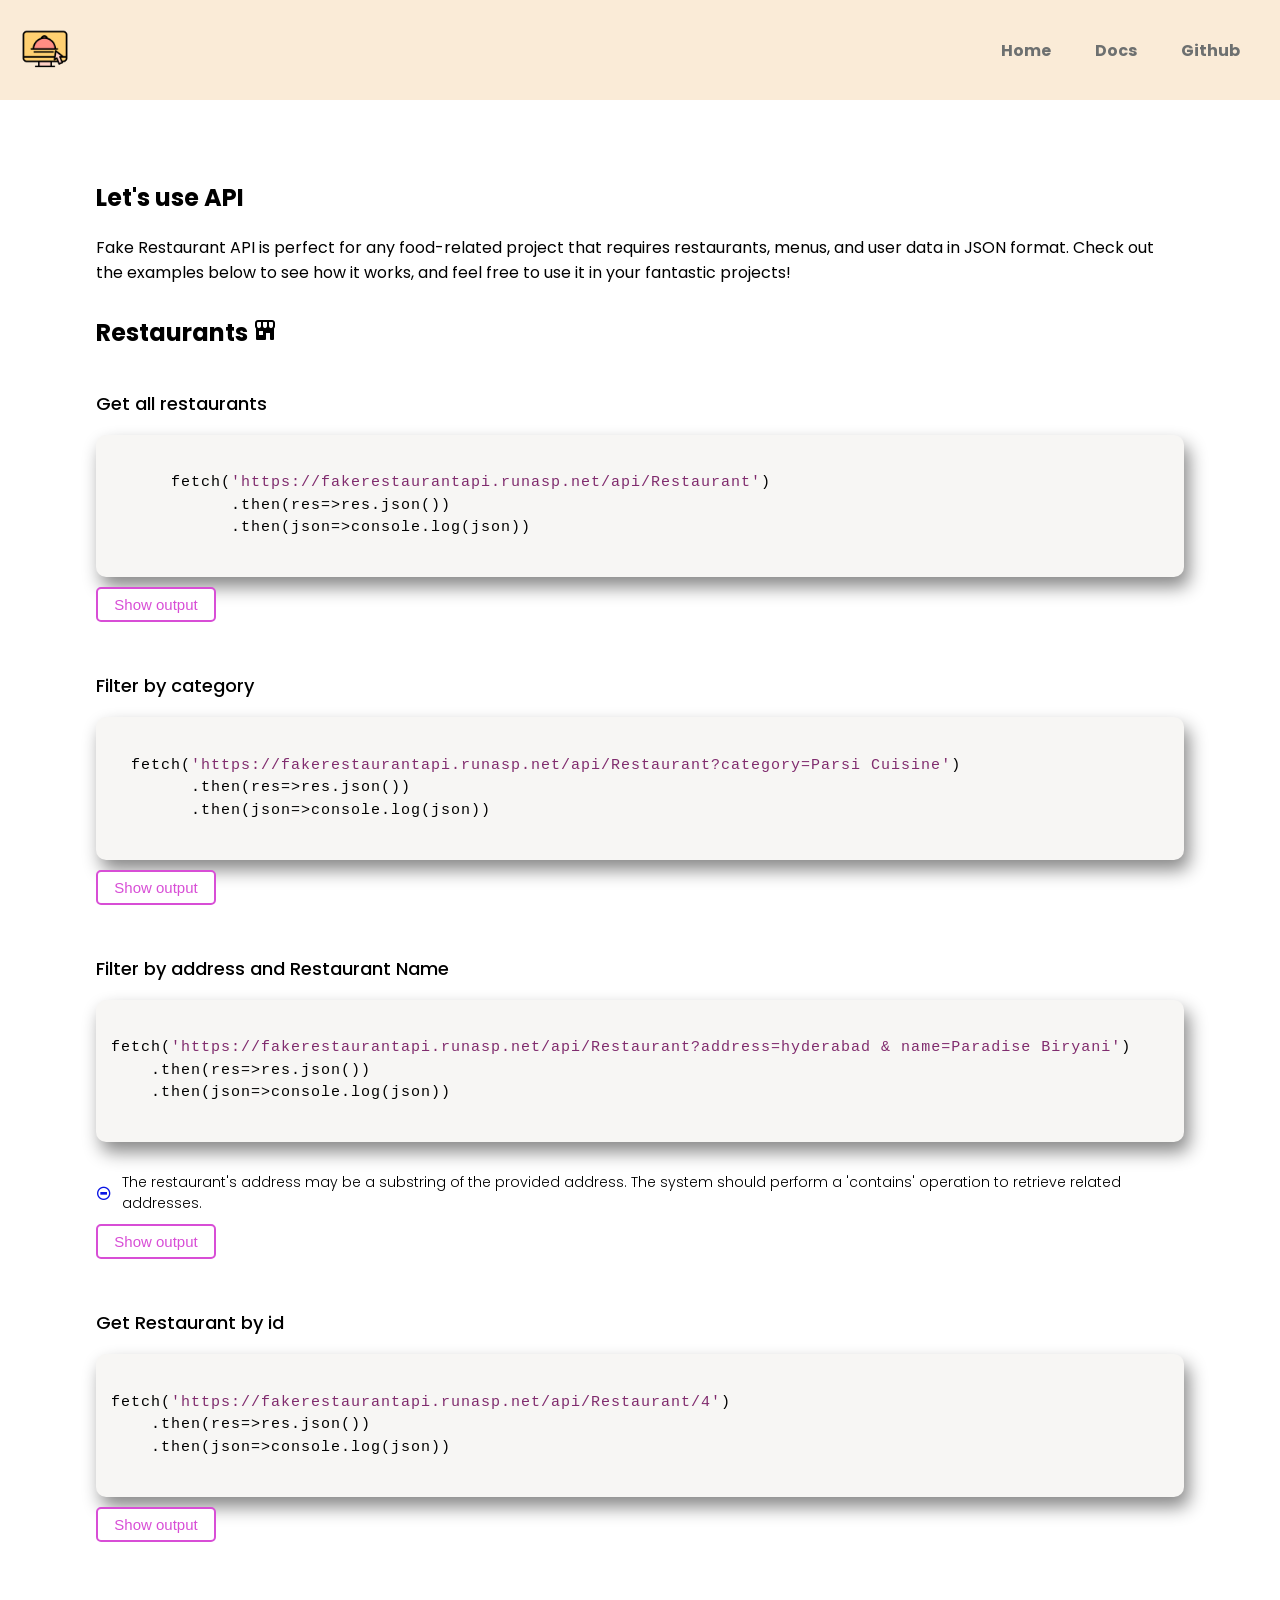
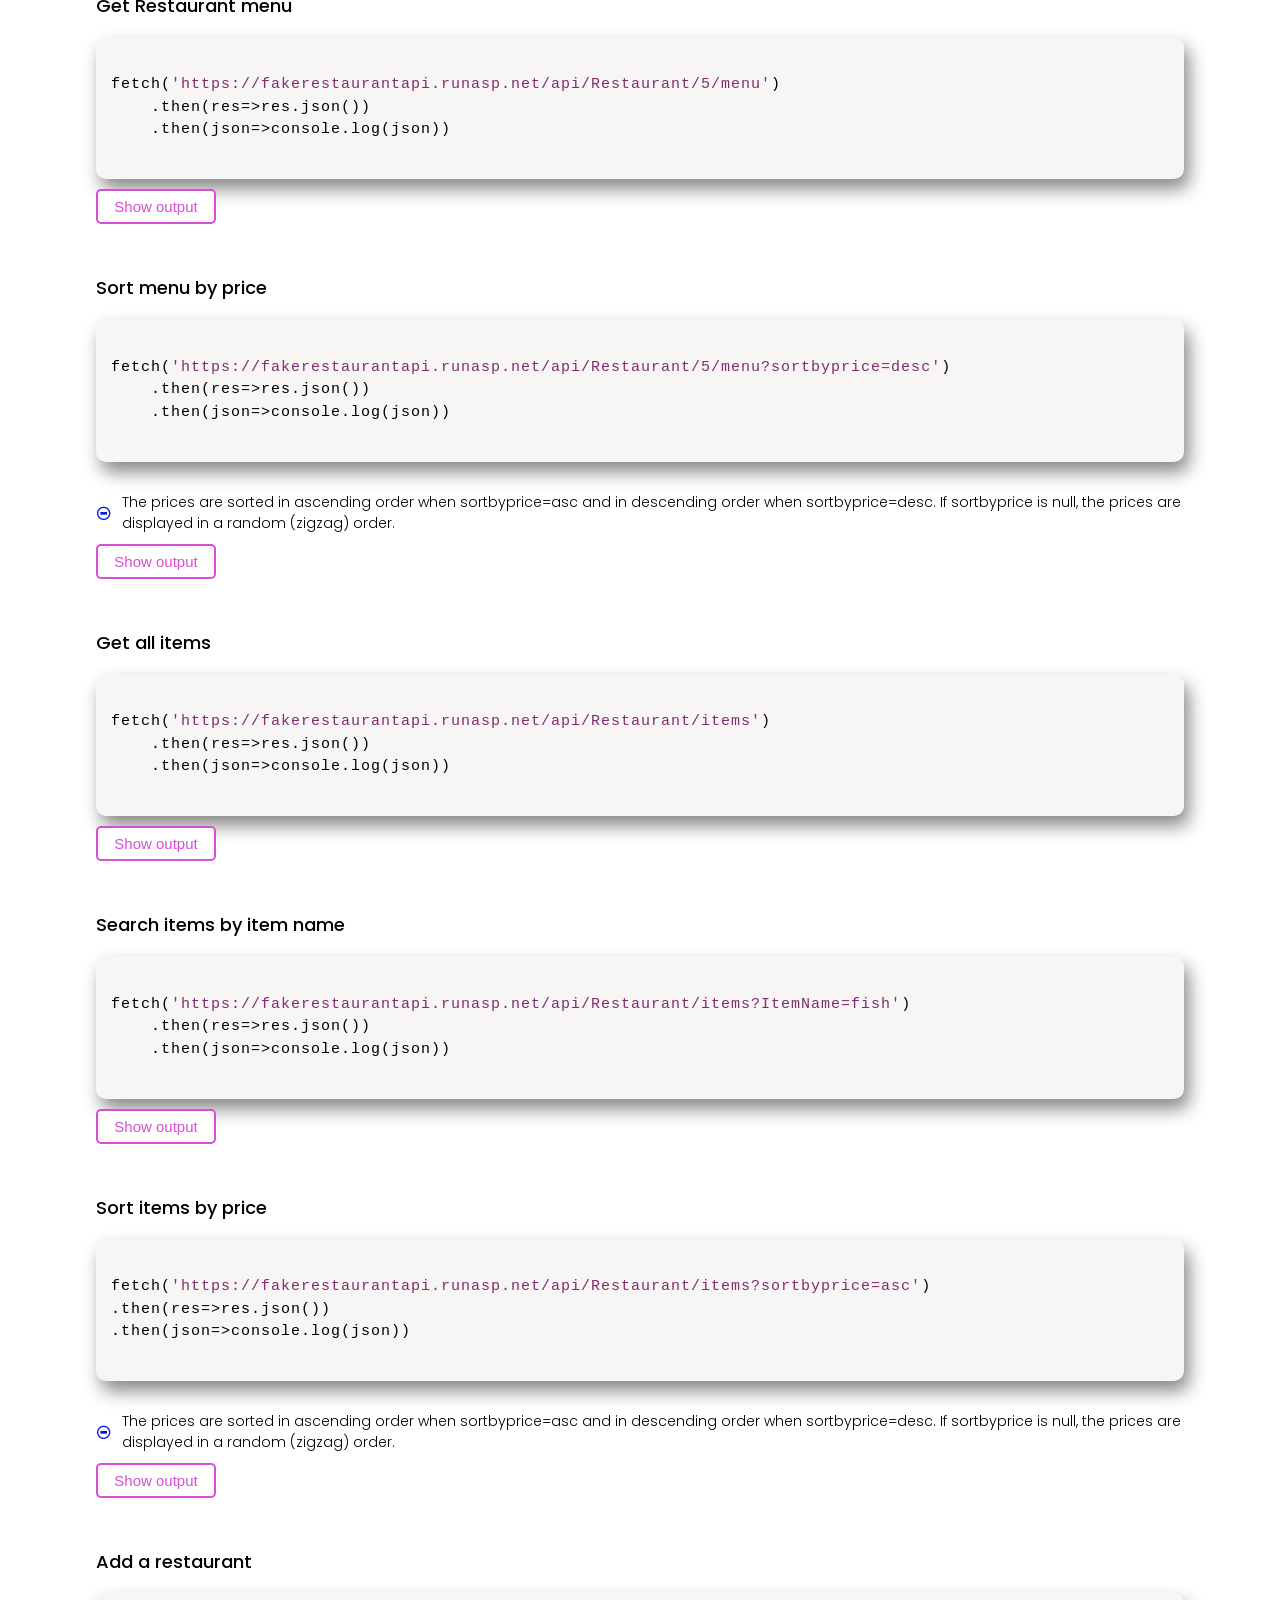
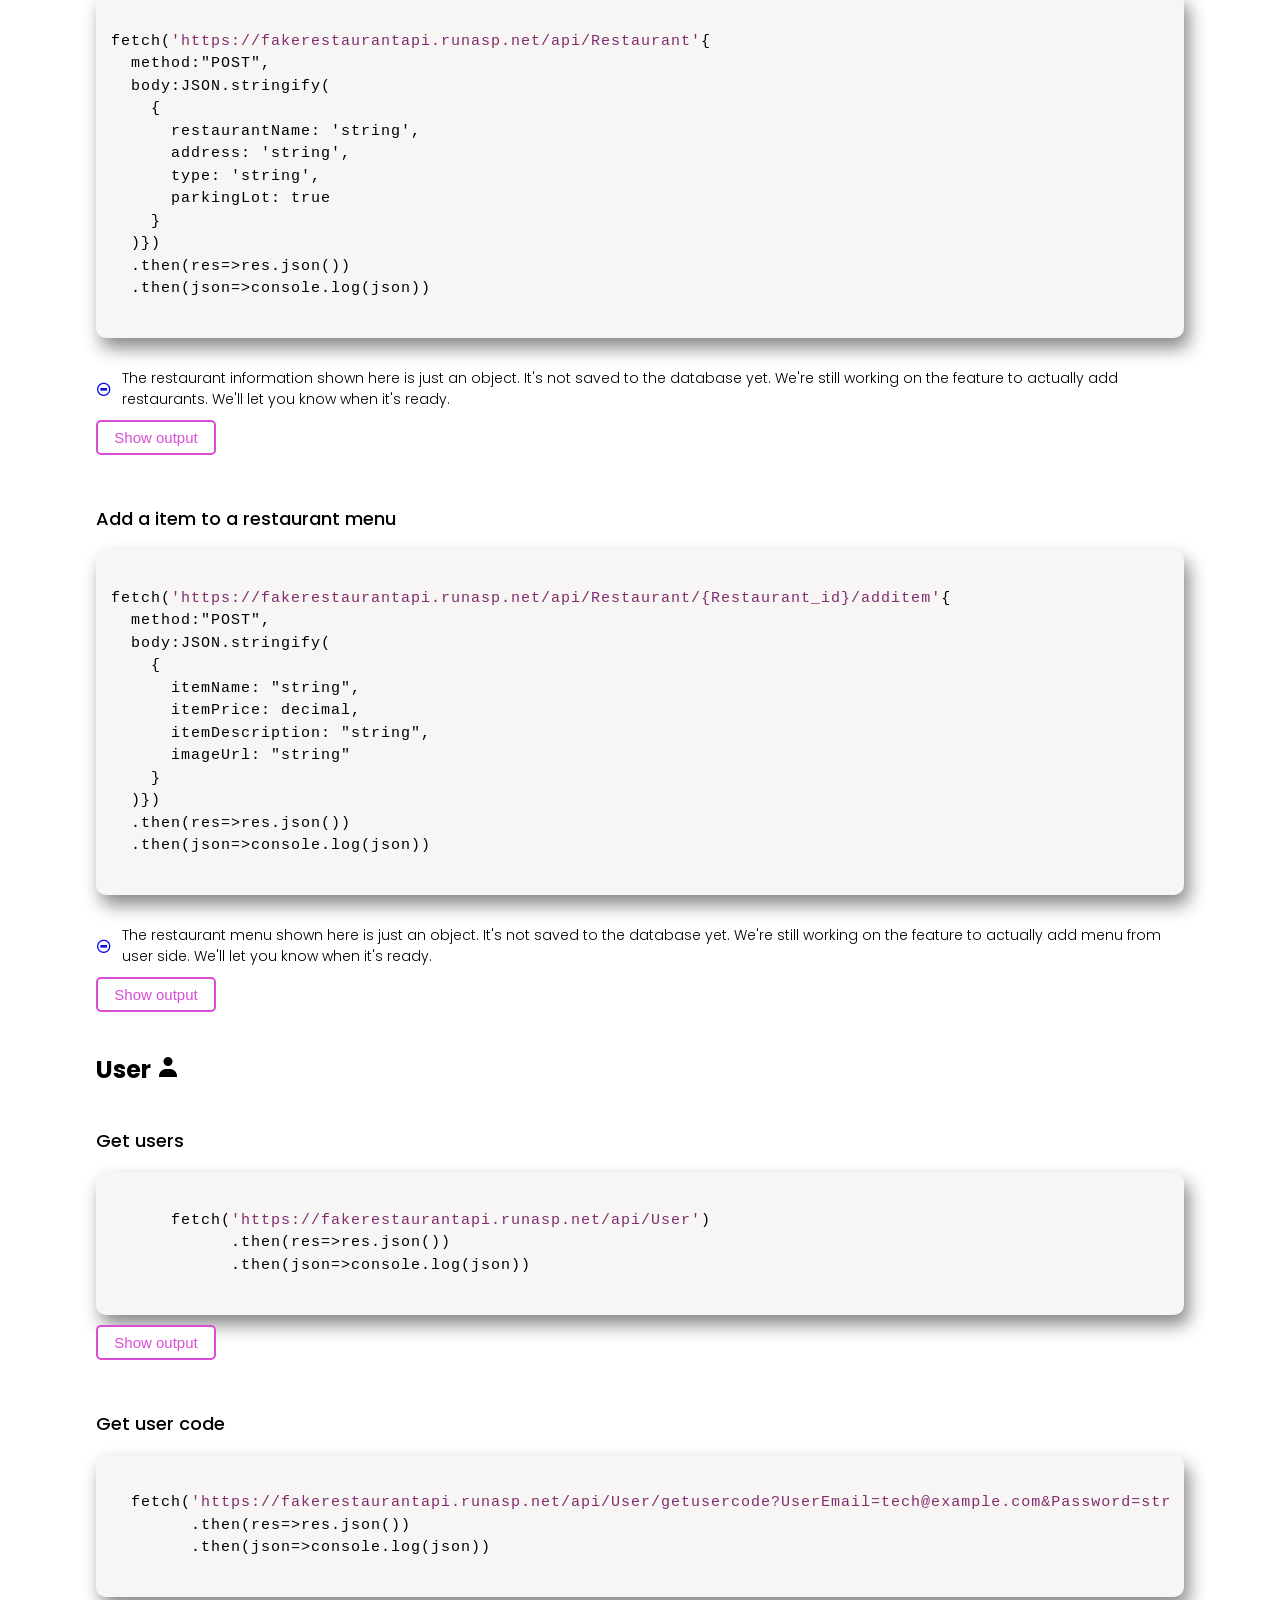
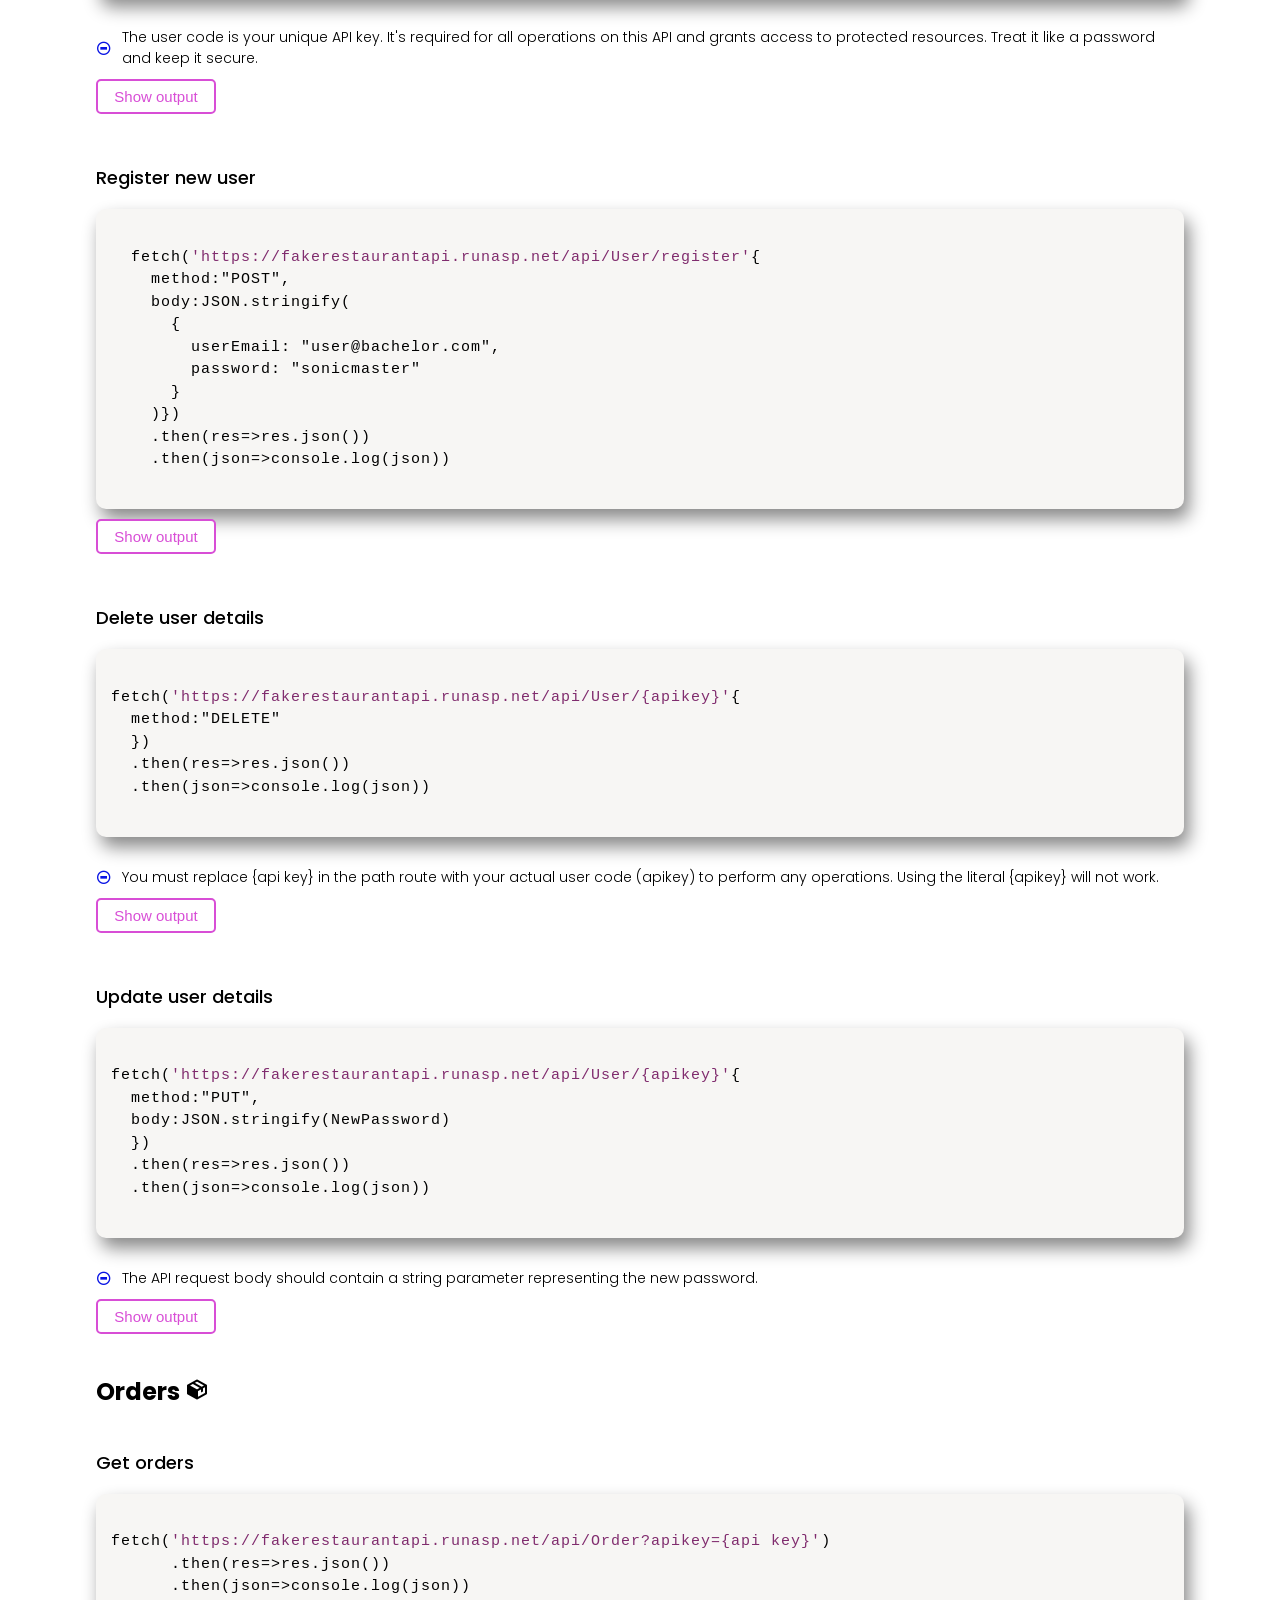
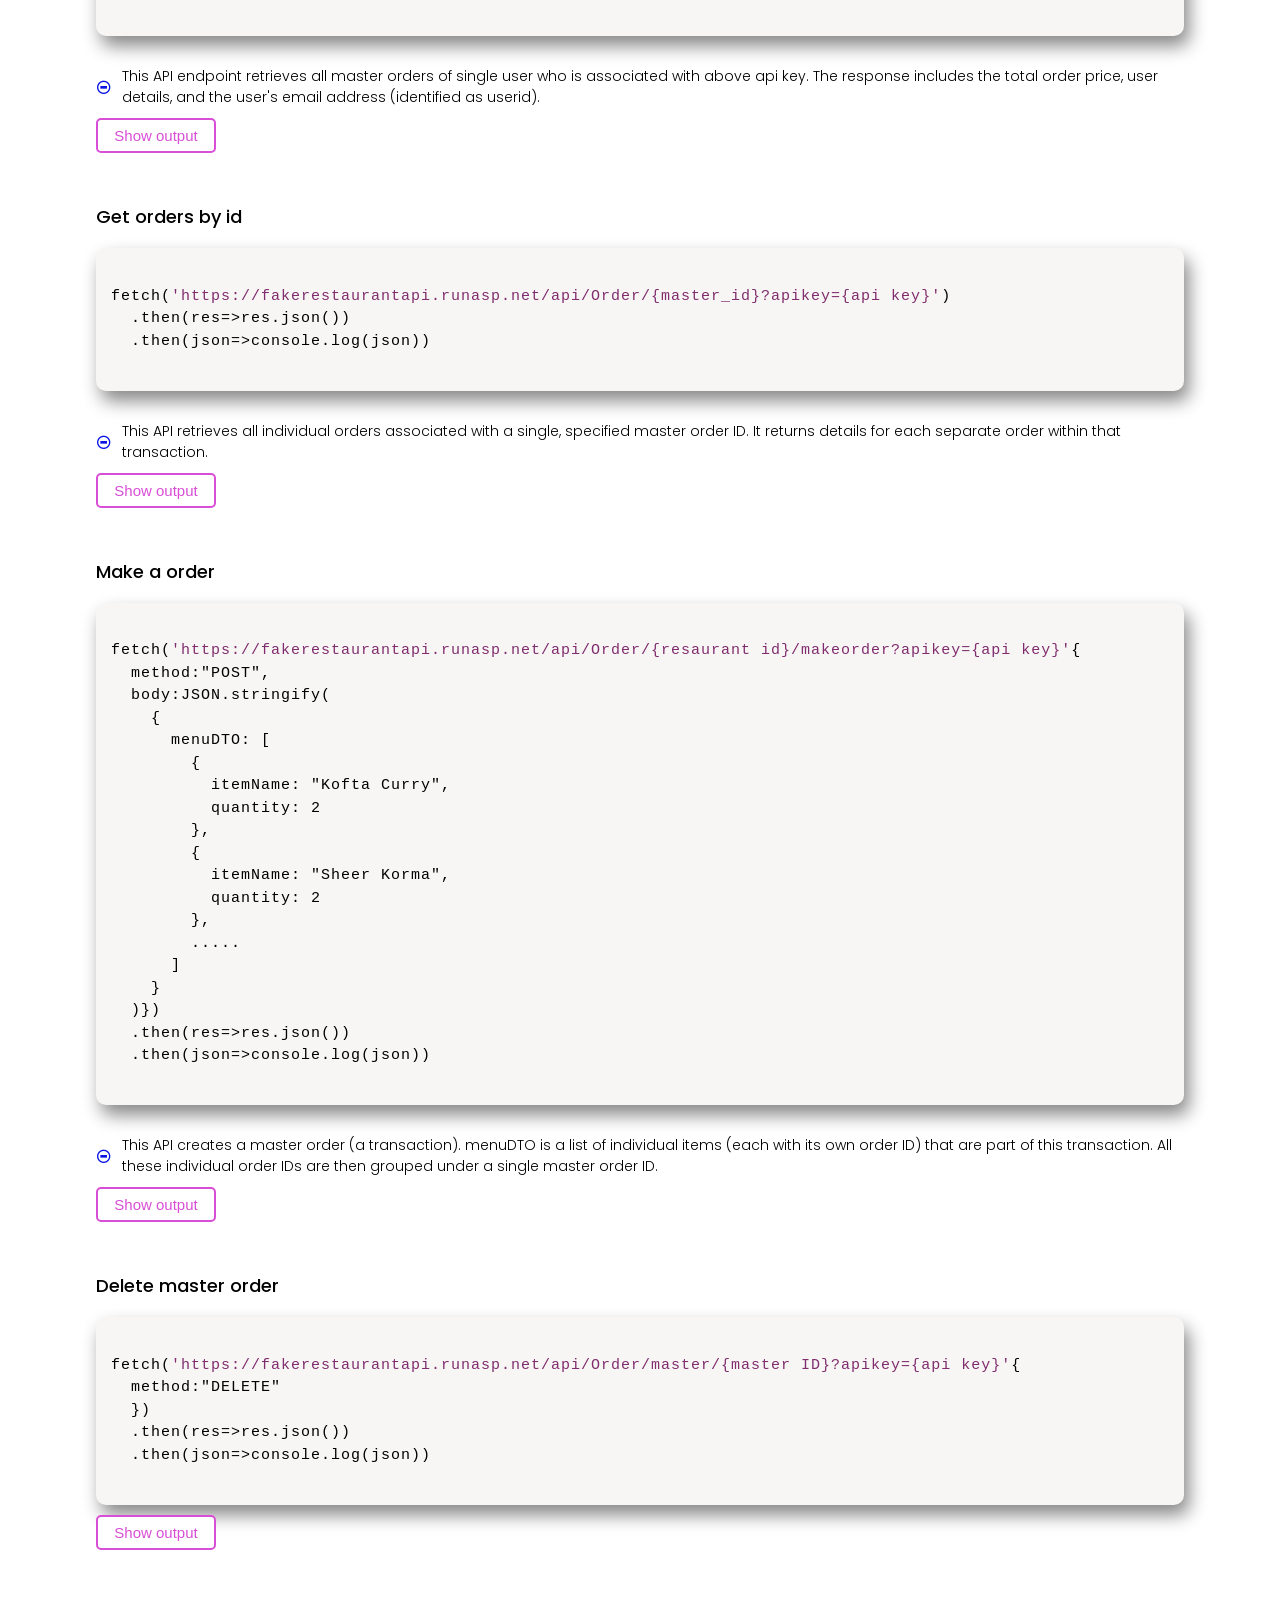
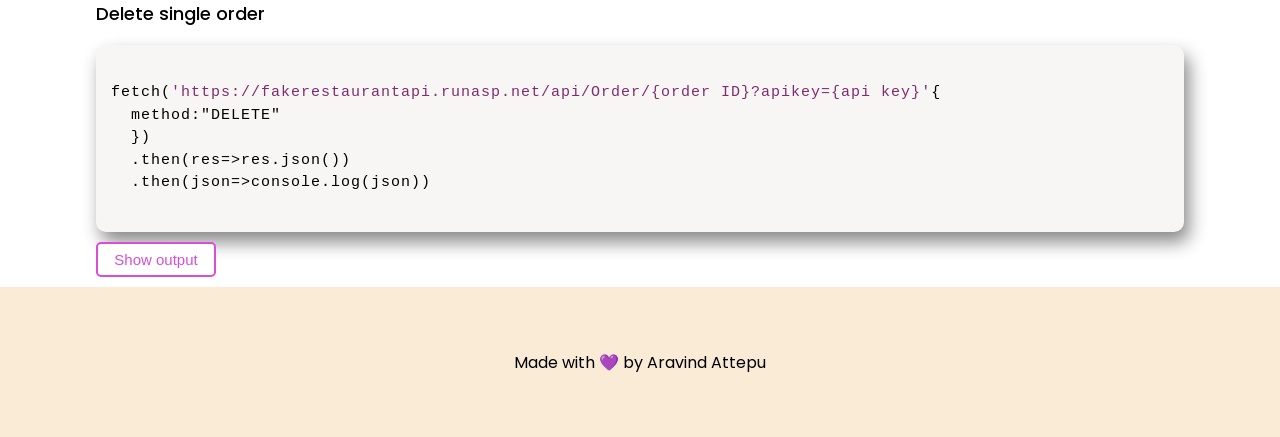
<file: wwwroot/Docs.html>
<html>

    <head>
        <link rel="icon" type="image/x-icon" href="images/logo.png">
        <title>Fake Restaurant API</title>
        <link rel="stylesheet" href="index.css">
        <link href='https://unpkg.com/boxicons@2.1.4/css/boxicons.min.css' rel='stylesheet'>
        <link rel="preconnect" href="https://fonts.googleapis.com">
<link rel="preconnect" href="https://fonts.gstatic.com" crossorigin>
<link href="https://fonts.googleapis.com/css2?family=Poppins:ital,wght@0,100;0,200;0,300;0,400;0,500;0,600;0,700;0,800;0,900;1,100;1,200;1,300;1,400;1,500;1,600;1,700;1,800;1,900&display=swap" rel="stylesheet">
<meta name="viewport" content="width=device-width, initial-scale=1.0">
    </head>
    <body>
        
        <nav>
            <div class="intrologo">
                <img src="images/logo.png" alt="">
            </div>
            <div><a href="Index.html">Home</a>
                <a href="Docs.html">Docs</a>
        <a href="https://github.com/AravindAttepu/Fake-Restaurant-API">Github</a></div>
        </nav>
        <div class="doccontainer">
            <h2>Let's use API</h2>
            <p>Fake Restaurant API is perfect for any food-related project that requires restaurants, menus, and user data in JSON format. Check out the examples below to see how it works, and feel free to use it in your fantastic projects!</p>

            <div class="resources" id="restaurants">
                <h2>Restaurants <i class='bx bxs-store-alt' ></i> </h2>
                <p>Get all restaurants</p>
                <div class=" docbox ">
                  <pre><code>
      fetch(<span>'https://fakerestaurantapi.runasp.net/api/Restaurant'</span>)
            .then(res=>res.json())
            .then(json=>console.log(json))
                       </code></pre>
                      
                </div>
                
                <button class="button ">Show output</button>
                <div class="displaybtn docbox" hidden>
                  <pre><code>
[
  {
    restaurantID: 26,
    restaurantName: ".....",
    address: ".....",
    type: ".....",
    parkingLot: ......
  },
  {
    restaurantID: 25,
    restaurantName: ".....",
    address: ".....",
    type: ".....",
    parkingLot: ......
  }
]
                  </code></pre> 

            </div>


            <p>Filter by category</p>
            <div class=" docbox ">
              <pre><code>
  fetch(<span>'https://fakerestaurantapi.runasp.net/api/Restaurant?category=Parsi Cuisine'</span>)
        .then(res=>res.json())
        .then(json=>console.log(json))
                   </code></pre>
            </div>
            <button class="button ">Show output</button>
            <div class="displaybtn docbox" hidden>
              <pre><code>
[
  {
  restaurantID: 16,
  restaurantName: ".....",
  address: ".....",
  type: "Parsi Cuisine",
  parkingLot: ......
  }
]
              </code></pre> 

        </div>

        <p>Filter by address and Restaurant Name</p>
        <div class=" docbox ">
          <pre><code>
fetch(<span>'https://fakerestaurantapi.runasp.net/api/Restaurant?address=hyderabad & name=Paradise Biryani'</span>)
    .then(res=>res.json())
    .then(json=>console.log(json))
               </code></pre>
        </div>
        <div class="infodiv">
          <i class='bx bx-no-entry' style="margin-right: 10px; color: rgb(9, 20, 228);" ></i><p class="info">The restaurant's address may be a substring of the provided address. The system should perform a 'contains' operation to retrieve related addresses. </p>
      </div>
        <button class="button ">Show output</button>
        <div class="displaybtn docbox" hidden>
          <pre><code>
[
  {
    "restaurantID": 1,
    "restaurantName": "Paradise Biryani",
    "address": "Hyderabad, Secunderabad, Telangana",
    "type": "Biryani",
    "parkingLot": true
  }
]
          </code></pre> 

    </div>

    <p>Get Restaurant by id</p>
        <div class=" docbox ">
          <pre><code>
fetch(<span>'https://fakerestaurantapi.runasp.net/api/Restaurant/4'</span>)
    .then(res=>res.json())
    .then(json=>console.log(json))
               </code></pre>
        </div>
        <button class="button ">Show output</button>
        <div class="displaybtn docbox" hidden>
          <pre><code>
[
  {
    restaurantID: 4,
    restaurantName: ".....",
    address: ".....",
    type: "Parsi Cuisine",
    parkingLot: ......
  }
]
          </code></pre> 

    </div>

    <p>Get Restaurant menu</p>
        <div class=" docbox ">
          <pre><code>
fetch(<span>'https://fakerestaurantapi.runasp.net/api/Restaurant/5/menu'</span>)
    .then(res=>res.json())
    .then(json=>console.log(json))
               </code></pre>
        </div>
        <button class="button ">Show output</button>
        <div class="displaybtn docbox" hidden>
          <pre><code>
[
  {
    itemID: 91,
    itemName: "Haleem",
    itemDescription: "Rich and creamy stew made with lentils, wheat, and slow-cooked meat.",
    itemPrice: 220,
    restaurantName: "Pista House",
    restaurantID: 5,
    imageUrl: "https://fakerestaurantapi.runasp.net/images/haleem.jpg"
  },
  {
    itemID: 92,
    itemName: "Mutton Biryani",
    itemDescription: "Signature biryani with perfectly cooked mutton.",
    itemPrice: 350,
    restaurantName: "Pista House",
    restaurantID: 5,
    imageUrl: "https://fakerestaurantapi.runasp.net/images/mutton biryani.jpg"
  }
  .......
]
          </code></pre> 

    </div>


    <p>Sort menu by price </p>
        <div class=" docbox ">
          <pre><code>
fetch(<span>'https://fakerestaurantapi.runasp.net/api/Restaurant/5/menu?sortbyprice=desc'</span>)
    .then(res=>res.json())
    .then(json=>console.log(json))
               </code></pre>
        </div>
        <div class="infodiv">
          <i class='bx bx-no-entry' style="margin-right: 10px; color: rgb(9, 20, 228);" ></i><p class="info">The prices are sorted in ascending order when sortbyprice=asc and in descending order when sortbyprice=desc. If sortbyprice is null, the prices are displayed in a random (zigzag) order. </p>
      </div>
        <button class="button ">Show output</button>
        <div class="displaybtn docbox" hidden>
          <pre><code>
[
  {
    itemID: 92,
    itemName: "Mutton Biryani",
    itemDescription: "Signature biryani with perfectly cooked mutton.",
    itemPrice: 350,
    restaurantName: "Pista House",
    restaurantID: 5,
    imageUrl: "https://fakerestaurantapi.runasp.net/images/mutton biryani.jpg"
  }
  {
    itemID: 91,
    itemName: "Haleem",
    itemDescription: "Rich and creamy stew made with lentils, wheat, and slow-cooked meat.",
    itemPrice: 220,
    restaurantName: "Pista House",
    restaurantID: 5,
    imageUrl: "https://fakerestaurantapi.runasp.net/images/haleem.jpg"
  },
 
  .......
]
          </code></pre> 

    </div>


    <p>Get all items</p>
        <div class=" docbox ">
          <pre><code>
fetch(<span>'https://fakerestaurantapi.runasp.net/api/Restaurant/items'</span>)
    .then(res=>res.json())
    .then(json=>console.log(json))
               </code></pre>
        </div>
        <button class="button ">Show output</button>
        <div class="displaybtn docbox" hidden>
          <pre><code>
[
  {
    itemID: 91,
    itemName: '.....',
    itemDescription: '......',
    itemPrice: .....,
    restaurantName: '.....',
    restaurantID: .....,
    imageUrl: '.....'
  },
  {
    itemID: 92,
    itemName: '.....',
    itemDescription: '......',
    itemPrice: .....,
    restaurantName: '.....',
    restaurantID: .....,
    imageUrl: '.....'
  }
  .......
]
          </code></pre> 

    </div>


    <p>Search items by item name</p>
        <div class=" docbox ">
          <pre><code>
fetch(<span>'https://fakerestaurantapi.runasp.net/api/Restaurant/items?ItemName=fish'</span>)
    .then(res=>res.json())
    .then(json=>console.log(json))
               </code></pre>
        </div>
        <button class="button ">Show output</button>
        <div class="displaybtn docbox" hidden>
          <pre><code>
[
  {
    itemID: 14,
    itemName: 'Fish Amritsari',
    itemDescription: '......',
    itemPrice: .....,
    restaurantName: '.....',
    restaurantID: .....,
    imageUrl: '.....'
  },
  {
    itemID: 47,
    itemName: 'Fish Curry',
    itemDescription: '......',
    itemPrice: .....,
    restaurantName: '.....',
    restaurantID: .....,
    imageUrl: '.....'
  }
  .......
]
          </code></pre> 

    </div>


    <p>Sort items by price </p>
    <div class=" docbox ">
      <pre><code>
fetch(<span>'https://fakerestaurantapi.runasp.net/api/Restaurant/items?sortbyprice=asc'</span>)
.then(res=>res.json())
.then(json=>console.log(json))
           </code></pre>
    </div>
    <div class="infodiv">
      <i class='bx bx-no-entry' style="margin-right: 10px; color: rgb(9, 20, 228);" ></i><p class="info">The prices are sorted in ascending order when sortbyprice=asc and in descending order when sortbyprice=desc. If sortbyprice is null, the prices are displayed in a random (zigzag) order. </p>
  </div>
    <button class="button ">Show output</button>
    <div class="displaybtn docbox" hidden>
      <pre><code>
[
  {
    itemID: 26,
    itemName: '.....',
    itemDescription: '......',
    itemPrice: 40,
    restaurantName: '.....',
    restaurantID: .....,
    imageUrl: '.....'
  },
  {
    itemID: 80,
    itemName: '.....',
    itemDescription: '......',
    itemPrice: 60,
    restaurantName: '.....',
    restaurantID: .....,
    imageUrl: '.....'
  }
  .......
]
      </code></pre> 

</div>

<p>Add a restaurant </p>
<div class=" docbox ">
  <pre><code>
fetch(<span>'https://fakerestaurantapi.runasp.net/api/Restaurant'</span>{
  method:"POST",
  body:JSON.stringify(
    {
      restaurantName: 'string',
      address: 'string',
      type: 'string',
      parkingLot: true
    }
  )})
  .then(res=>res.json())
  .then(json=>console.log(json))
       </code></pre>
</div>
<div class="infodiv">
  <i class='bx bx-no-entry' style="margin-right: 10px; color: rgb(9, 20, 228);" ></i><p class="info">The restaurant information shown here is just an object. It's not saved to the database yet. We're still working on the feature to actually add restaurants.  We'll let you know when it's ready.
  </p>
</div>
<button class="button ">Show output</button>
<div class="displaybtn docbox" hidden>
  <pre><code>
{
  restaurantID: ....,
  restaurantName: ".....",
  address: ".....",
  type: ".....",
  parkingLot: ......
}
  </code></pre> 

</div>




<p>Add a item to a restaurant menu  </p>
<div class=" docbox ">
  <pre><code>
fetch(<span>'https://fakerestaurantapi.runasp.net/api/Restaurant/{Restaurant_id}/additem'</span>{
  method:"POST",
  body:JSON.stringify(
    {
      itemName: "string",
      itemPrice: decimal,
      itemDescription: "string",
      imageUrl: "string"
    }
  )})
  .then(res=>res.json())
  .then(json=>console.log(json))
       </code></pre>
</div>
<div class="infodiv">
  <i class='bx bx-no-entry' style="margin-right: 10px; color: rgb(9, 20, 228);" ></i><p class="info">The restaurant menu shown here is just an object. It's not saved to the database yet. We're still working on the feature to actually add menu from user side.  We'll let you know when it's ready.
  </p>
</div>
<button class="button ">Show output</button>
<div class="displaybtn docbox" hidden>
  <pre><code>
    {
      itemID: .....,
      itemName: ".....",
      itemDescription: ".....",
      itemPrice: .....,
      restaurant: {....},
      restaurantID: .....,
      imageUrl: "....."
    }
  </code></pre> 

</div>



        
            
        </div>
        <div class="resources" id="users">
          <h2>User <i class='bx bxs-user'></i> </h2>


          <p>Get users</p>
                <div class=" docbox ">
                  <pre><code>
      fetch(<span>'https://fakerestaurantapi.runasp.net/api/User'</span>)
            .then(res=>res.json())
            .then(json=>console.log(json))
                       </code></pre>
                </div>
                <button class="button ">Show output</button>
                <div class="displaybtn docbox" hidden>
                  <pre><code>
[
  {
  "userEmail": "tech@example.com",
  "password": "let's go",
  "usercode": "cbc4ecf6-7eda-47e7-bbae-de84be9c796c"
  },
  {
    "userEmail": "bachelor@example.com",
    "password": "keep consistency",
    "usercode": "dbc3ecf6-7eda-47e7-bbae-de87be9c796c"
  }
]
                  </code></pre> 

            </div>

            <p>Get user code</p>
            <div class=" docbox ">
              <pre><code>
  fetch(<span>'https://fakerestaurantapi.runasp.net/api/User/getusercode?UserEmail=tech@example.com&Password=string'</span>)
        .then(res=>res.json())
        .then(json=>console.log(json))
                   </code></pre>
            </div>
            <div class="infodiv">
              <i class='bx bx-no-entry' style="margin-right: 10px; color: rgb(9, 20, 228);" ></i><p class="info">The 
                user code is your unique API key.  It's required for all operations on this API and grants access to protected resources.  Treat it like a password and keep it secure.
              </p>
            </div>
            <button class="button ">Show output</button>
            <div class="displaybtn docbox" hidden>
              <pre><code>
{
  usercode: "cbc4ecf6-7eda-47e7-bbae-de84be9c796c"
}
              </code></pre> 

        </div>

        <p>Register new user</p>
            <div class=" docbox ">
              <pre><code>
  fetch(<span>'https://fakerestaurantapi.runasp.net/api/User/register'</span>{
    method:"POST",
    body:JSON.stringify(
      {
        userEmail: "user@bachelor.com",
        password: "sonicmaster"
      }
    )})
    .then(res=>res.json())
    .then(json=>console.log(json))
                   </code></pre>
            </div>
            <button class="button ">Show output</button>
            <div class="displaybtn docbox" hidden>
              <pre><code>
{
  "userEmail": "user@bachelor.com",
  "password": "sonicmaster",
  "usercode": "6f3d1852-aecd-4224-8898-8507a541bc52"
}
              </code></pre> 

        </div>

        <p>Delete user details</p>
        <div class=" docbox ">
          <pre><code>
fetch(<span>'https://fakerestaurantapi.runasp.net/api/User/{apikey}'</span>{
  method:"DELETE"
  })
  .then(res=>res.json())
  .then(json=>console.log(json))
               </code></pre>
        </div>
        <div class="infodiv">
          <i class='bx bx-no-entry' style="margin-right: 10px; color: rgb(9, 20, 228);" ></i><p class="info">You must replace 
            {api key} in the path route with your actual user code (apikey) to perform any operations.  Using the literal {apikey} will not work.
          </p>
        </div>
        <button class="button ">Show output</button>
        <div class="displaybtn docbox" hidden>
          <pre><code>
{
  message: "User Data Deleted"
}
          </code></pre> 

    </div>


    <p>Update user details</p>
        <div class=" docbox ">
          <pre><code>
fetch(<span>'https://fakerestaurantapi.runasp.net/api/User/{apikey}'</span>{
  method:"PUT",
  body:JSON.stringify(NewPassword)
  })
  .then(res=>res.json())
  .then(json=>console.log(json))
               </code></pre>
        </div>
        <div class="infodiv">
          <i class='bx bx-no-entry' style="margin-right: 10px; color: rgb(9, 20, 228);" ></i><p class="info">The API request body should contain a string parameter representing the new password.
          </p>
        </div>
        <button class="button ">Show output</button>
        <div class="displaybtn docbox" hidden>
          <pre><code>
{
  "userEmail": "user@bachelor.com",
  "password": "string",
  "usercode": "6f3d1852-aecd-4224-8898-8507a541bc52"
}
          </code></pre> 

    </div>







        </div>
        
        <div class="resources" id="orders">
          <h2>Orders <i class='bx bxs-package'></i> </h2>


          <p>Get orders</p>
          <div class=" docbox ">
            <pre><code>
fetch(<span>'https://fakerestaurantapi.runasp.net/api/Order?apikey={api key}'</span>)
      .then(res=>res.json())
      .then(json=>console.log(json))
                 </code></pre>
          </div>
          <div class="infodiv">
            <i class='bx bx-no-entry' style="margin-right: 10px; color: rgb(9, 20, 228);" ></i><p class="info">This API endpoint retrieves all master orders of single user who is associated with above api key.  The response includes the total order price, user details, and the user's email address (identified as 
              userid).
            </p>
          </div>
          <button class="button ">Show output</button>
          <div class="displaybtn docbox" hidden>
            <pre><code>
[
  {
    masterID: 4,
    userID: ".....",
    usercode: ".....",
    restaurantID: 1,
    grandtotal: 2750
  },
  {
    masterID: 6,
    userID: ".....",
    usercode: ".....",
    restaurantID: 1,
    grandtotal: 2750
  }
]
            </code></pre> 

      </div>

      <p>Get orders by id</p>
      <div class=" docbox ">
        <pre><code>
fetch(<span>'https://fakerestaurantapi.runasp.net/api/Order/{master_id}?apikey={api key}'</span>)
  .then(res=>res.json())
  .then(json=>console.log(json))
             </code></pre>
      </div>
      <div class="infodiv">
        <i class='bx bx-no-entry' style="margin-right: 10px; color: rgb(9, 20, 228);" ></i><p class="info">This API retrieves all individual orders associated with a single, specified master order ID.  It returns details for each separate order within that transaction.
        </p>
      </div>
      <button class="button ">Show output</button>
      <div class="displaybtn docbox" hidden>
        <pre><code>
[
  {
    orderID: 3,
    user: {.....},
    userID: ".....",
    itemName: ".....",
    quantity: .....,
    itemPrice: .....,
    totalPrice: .....,
    masterID: .....
  },
  {
    orderID: 4,
    user: {.....},
    userID: ".....",
    itemName: ".....",
    quantity: .....,
    itemPrice: .....,
    totalPrice: .....,
    masterID: .....
  },
  ......
]
        </code></pre> 

  </div>


  <p>Make a order </p>
<div class=" docbox ">
  <pre><code>
fetch(<span>'https://fakerestaurantapi.runasp.net/api/Order/{resaurant id}/makeorder?apikey={api key}'</span>{
  method:"POST",
  body:JSON.stringify(
    {
      menuDTO: [
        {
          itemName: "Kofta Curry",
          quantity: 2
        },
        {
          itemName: "Sheer Korma",
          quantity: 2
        },
        .....
      ]
    }
  )})
  .then(res=>res.json())
  .then(json=>console.log(json))
       </code></pre>
</div>
<div class="infodiv">
  <i class='bx bx-no-entry' style="margin-right: 10px; color: rgb(9, 20, 228);" ></i><p class="info">This API creates a master order (a transaction).  menuDTO is a list of individual items (each with its own order ID) that are part of this transaction. All these individual order IDs are then grouped under a single master order ID.
  </p>
</div>
<button class="button ">Show output</button>
<div class="displaybtn docbox" hidden>
  <pre><code>
{
  fullorder: [
    {
      orderID: 9,
      user: {.....},
      userID: "tech@example.com",
      itemName: "Kofta Curry",
      quantity: 2,
      itemPrice: 300,
      totalPrice: 600,
      masterID: 8
    },
    {
      orderID: 10,
      user: {.....},
      userID: "tech@example.com",
      itemName: "Sheer Korma",
      quantity: 2,
      itemPrice: 150,
      totalPrice: 300,
      masterID: 8
    }
  ],
  grandTotal: 900
}
  </code></pre> 

</div>

<p>Delete master order </p>
<div class=" docbox ">
  <pre><code>
fetch(<span>'https://fakerestaurantapi.runasp.net/api/Order/master/{master ID}?apikey={api key}'</span>{
  method:"DELETE"
  })
  .then(res=>res.json())
  .then(json=>console.log(json))
       </code></pre>
</div>
<button class="button ">Show output</button>
<div class="displaybtn docbox" hidden>
  <pre><code>

{
  message: "Master order Deleted",
  orderexits: [
    {
      masterID: 8,
      user: {.....},
      userID: "tech@example.com",
      restaurant: {.....},
      restaurantID: 2,
      grandTotal: 600
    }
  ],
  singleorders: [
    {
      orderID: 9,
      user: {.....},
      userID: "tech@example.com",
      itemName: "Kofta Curry",
      quantity: 2,
      itemPrice: 300,
      totalPrice: 600,
      masterID: 8
    }
  ]
}
  </code></pre> 

</div>


<p>Delete single order </p>
<div class=" docbox ">
  <pre><code>
fetch(<span>'https://fakerestaurantapi.runasp.net/api/Order/{order ID}?apikey={api key}'</span>{
  method:"DELETE"
  })
  .then(res=>res.json())
  .then(json=>console.log(json))
       </code></pre>
</div>
<button class="button ">Show output</button>
<div class="displaybtn docbox" hidden>
  <pre><code>
{
  message: "Order Deleted",
  orderexits: {
      orderID: 9,
      user: {.....},
      userID: "tech@example.com",
      itemName: "Kofta Curry",
      quantity: 2,
      itemPrice: 300,
      totalPrice: 600,
      masterID: 8
    }
}
  </code></pre> 

</div>
 




        </div>
        </div>



        <footer>
            <p>Made with 💜 by Aravind Attepu</p>

            </footer>

    </body>
    <script>
      window.onload = function () {
    document.querySelectorAll("input, textarea").forEach(input => input.value = "");
};

const buttons = document.querySelectorAll('.button');

// Add a click event listener to each button
buttons.forEach(button => {
  button.addEventListener('click', () => {
    // Get the clicked button
    const sibling =button.nextElementSibling;
    sibling.classList.toggle('block');
    if(sibling.classList.contains('block'))
  {
    button.textContent= 'Hide output'
  }
  else{
    button.textContent='Show output'
  }
    
    
    // Perform an action or log the button
    
    
  });
});
        </script>



</html>
</file>
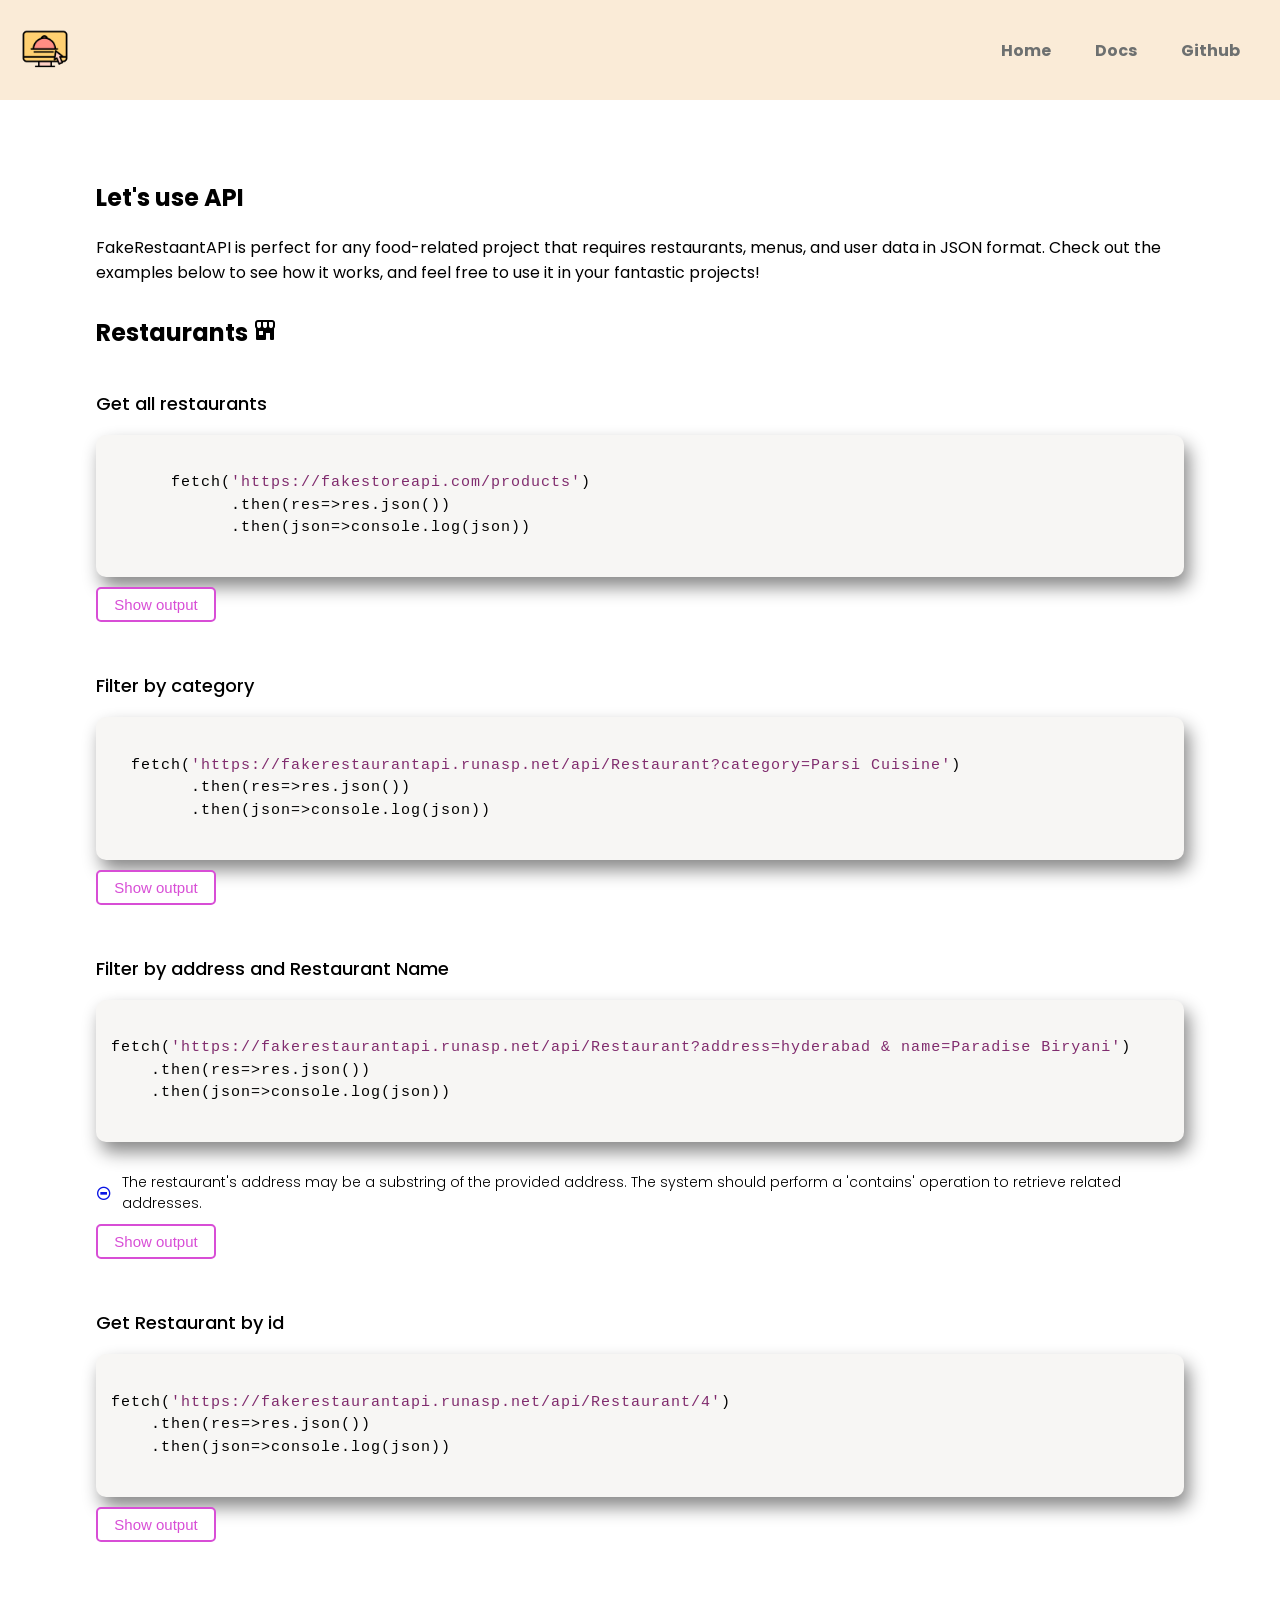
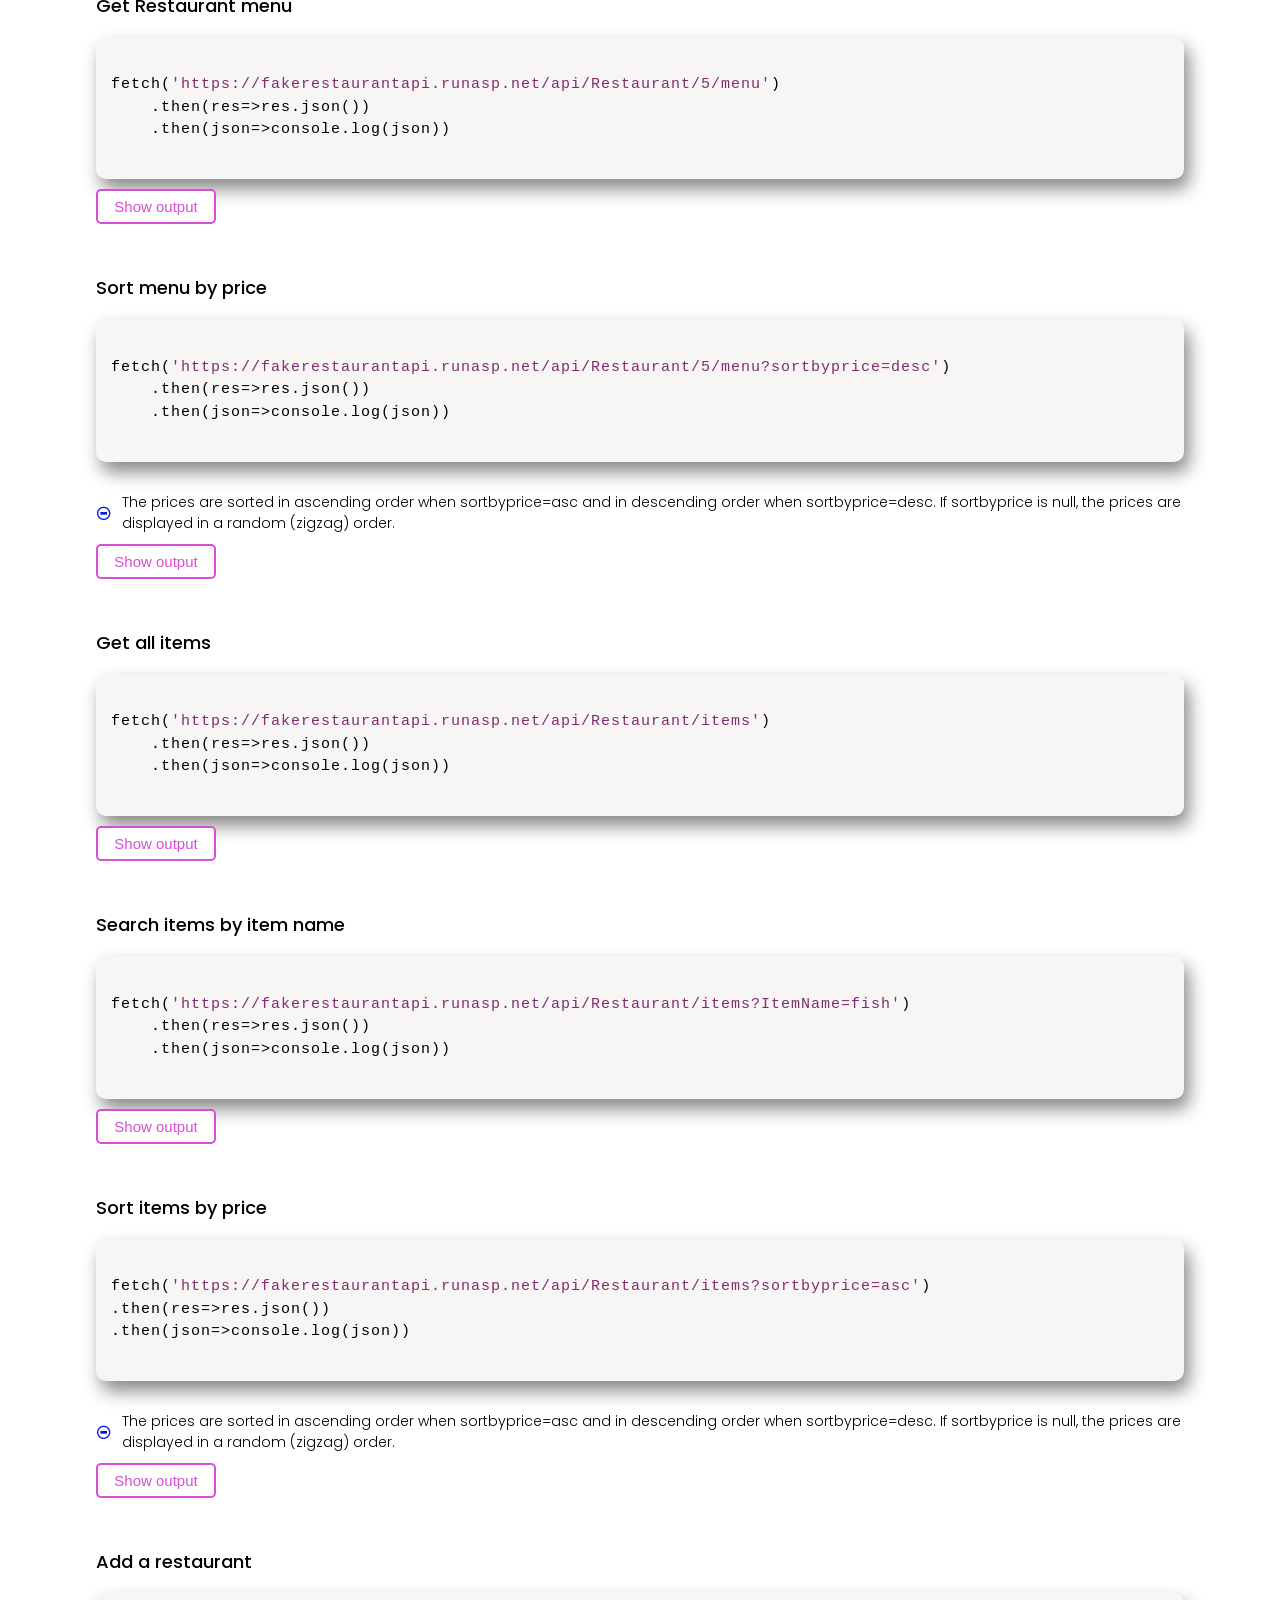
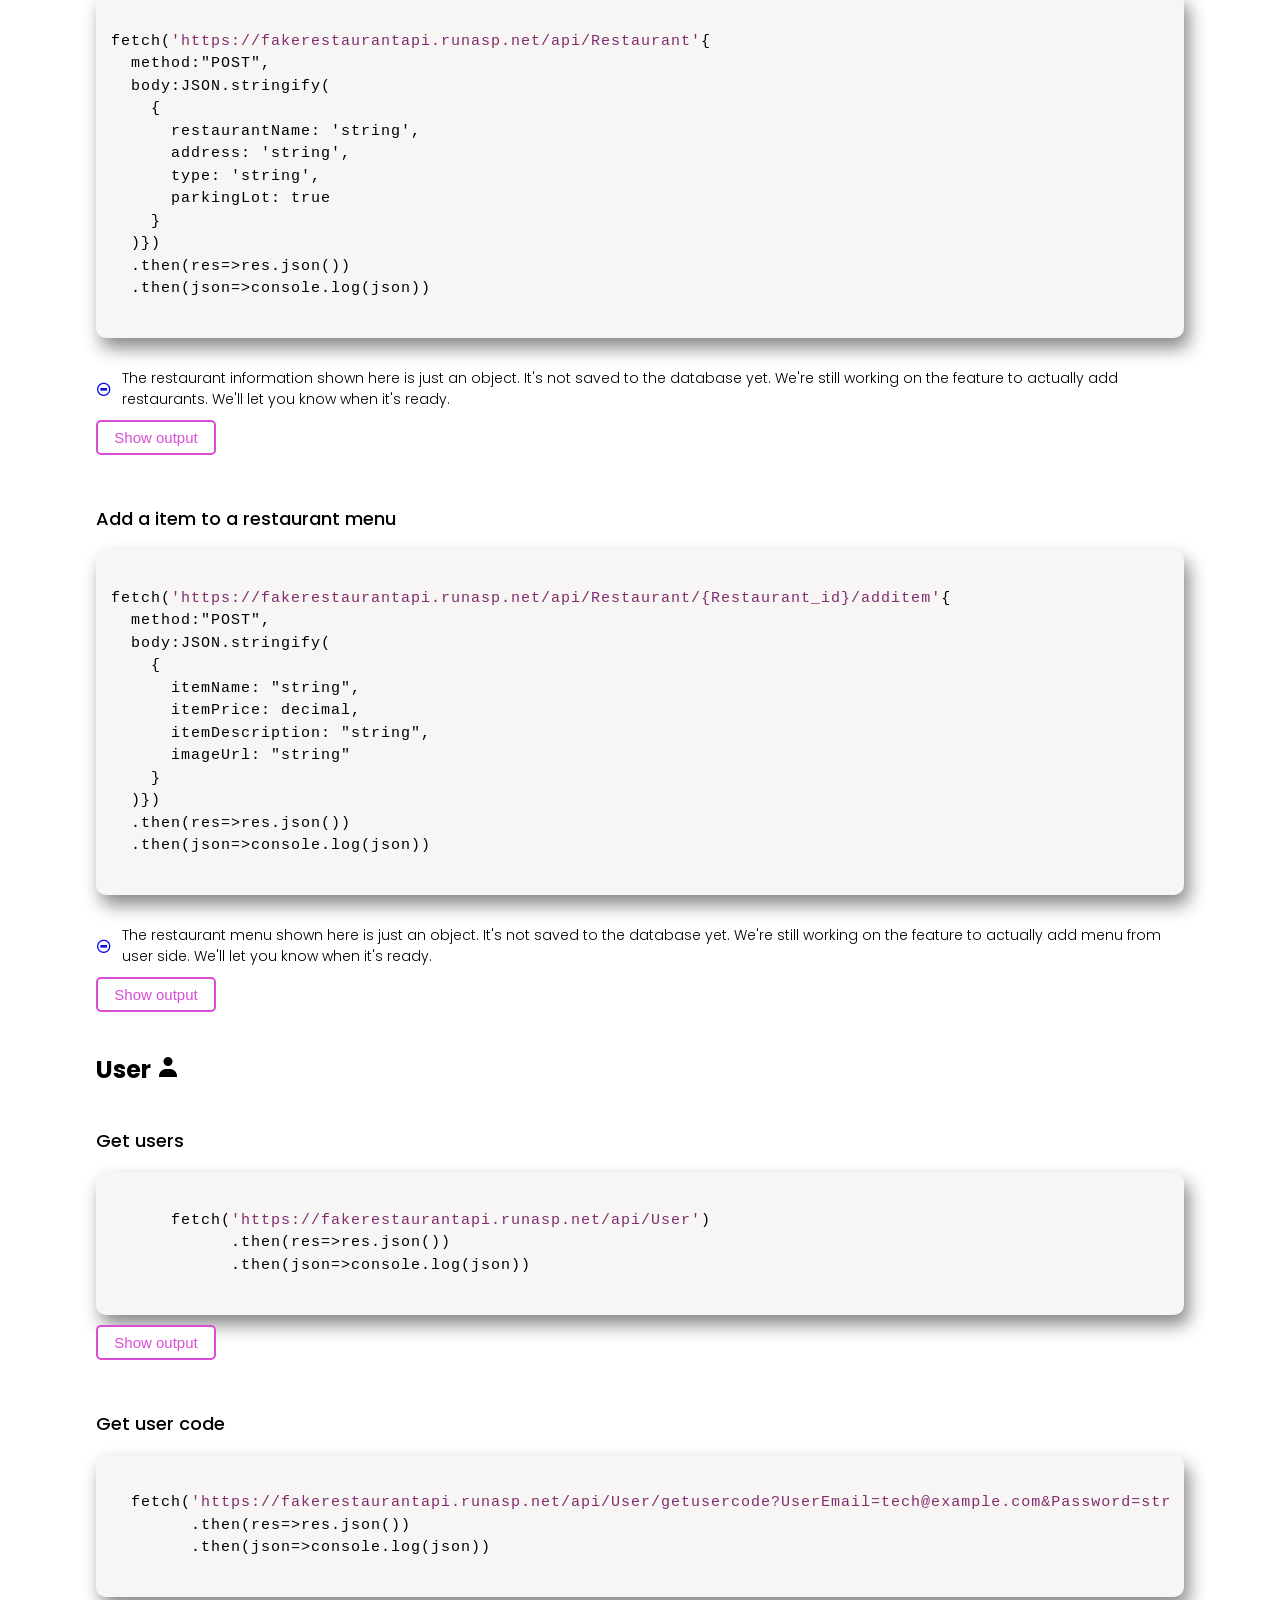
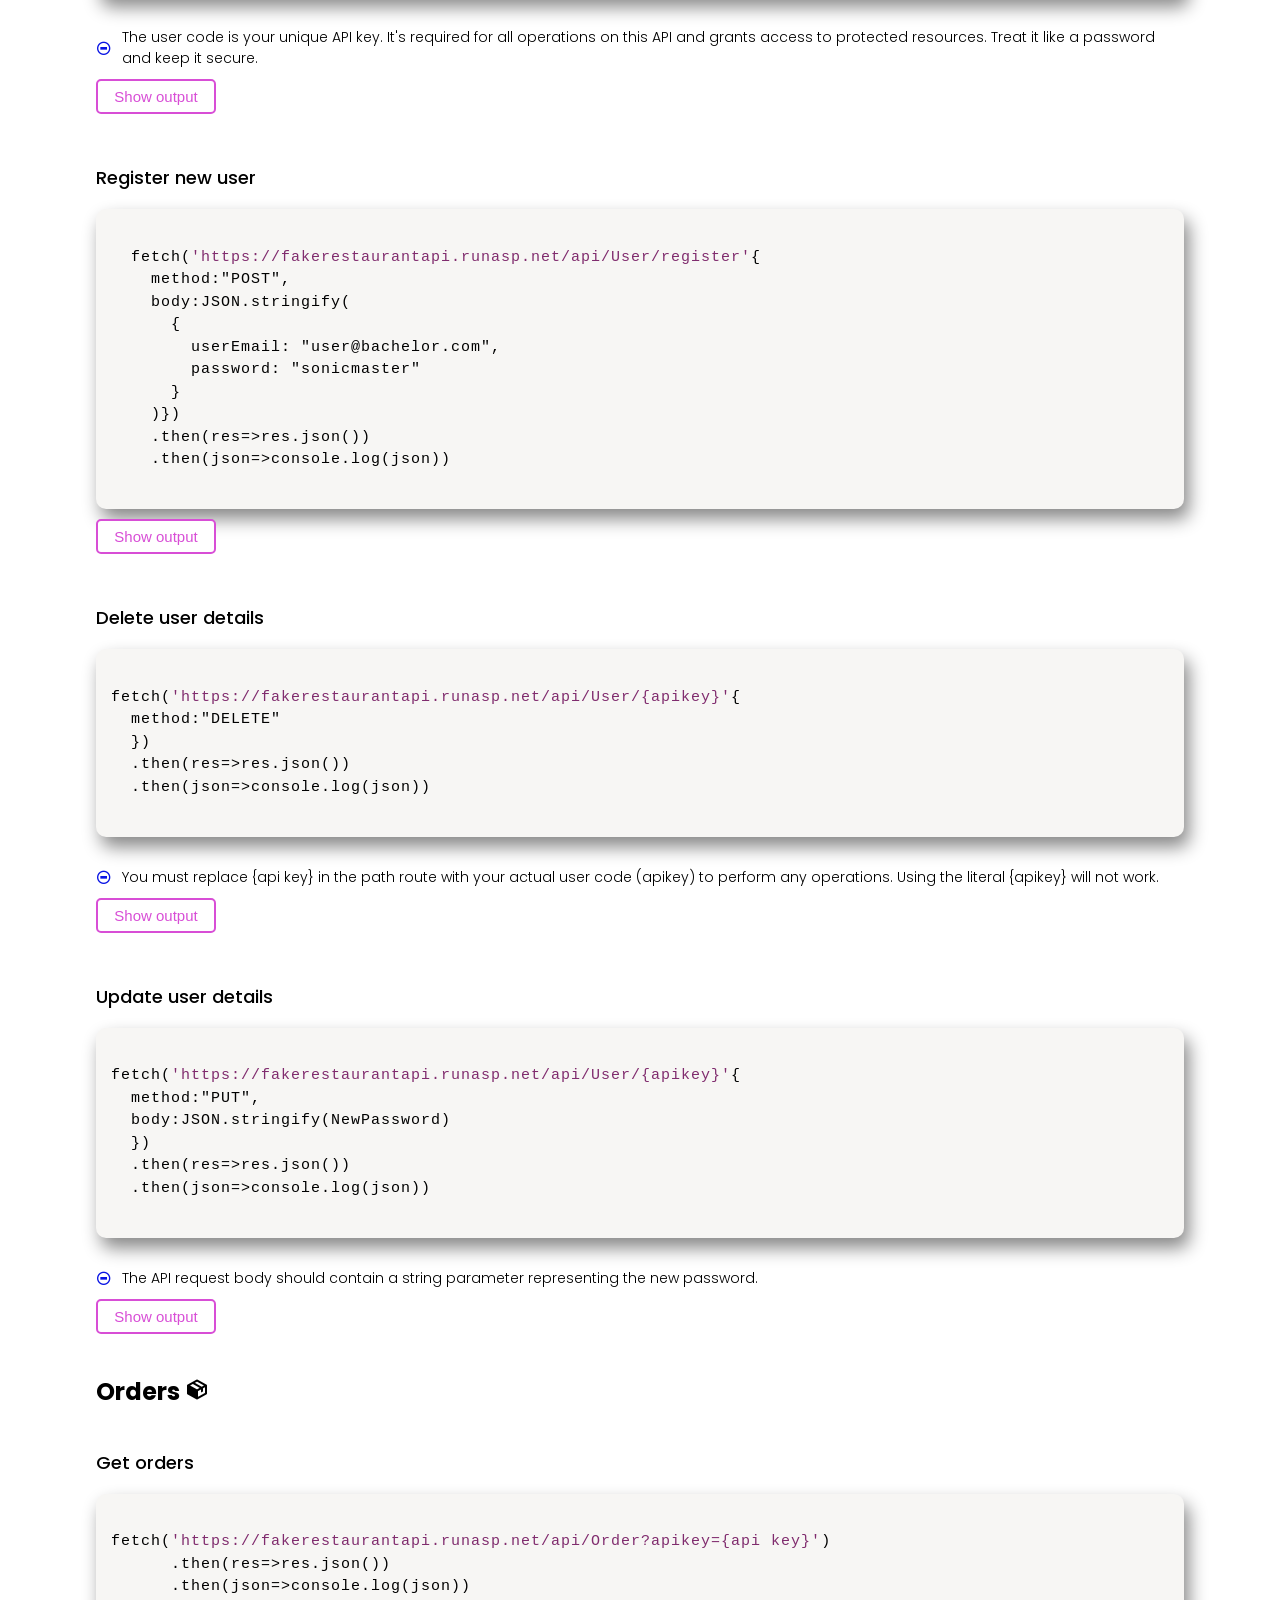
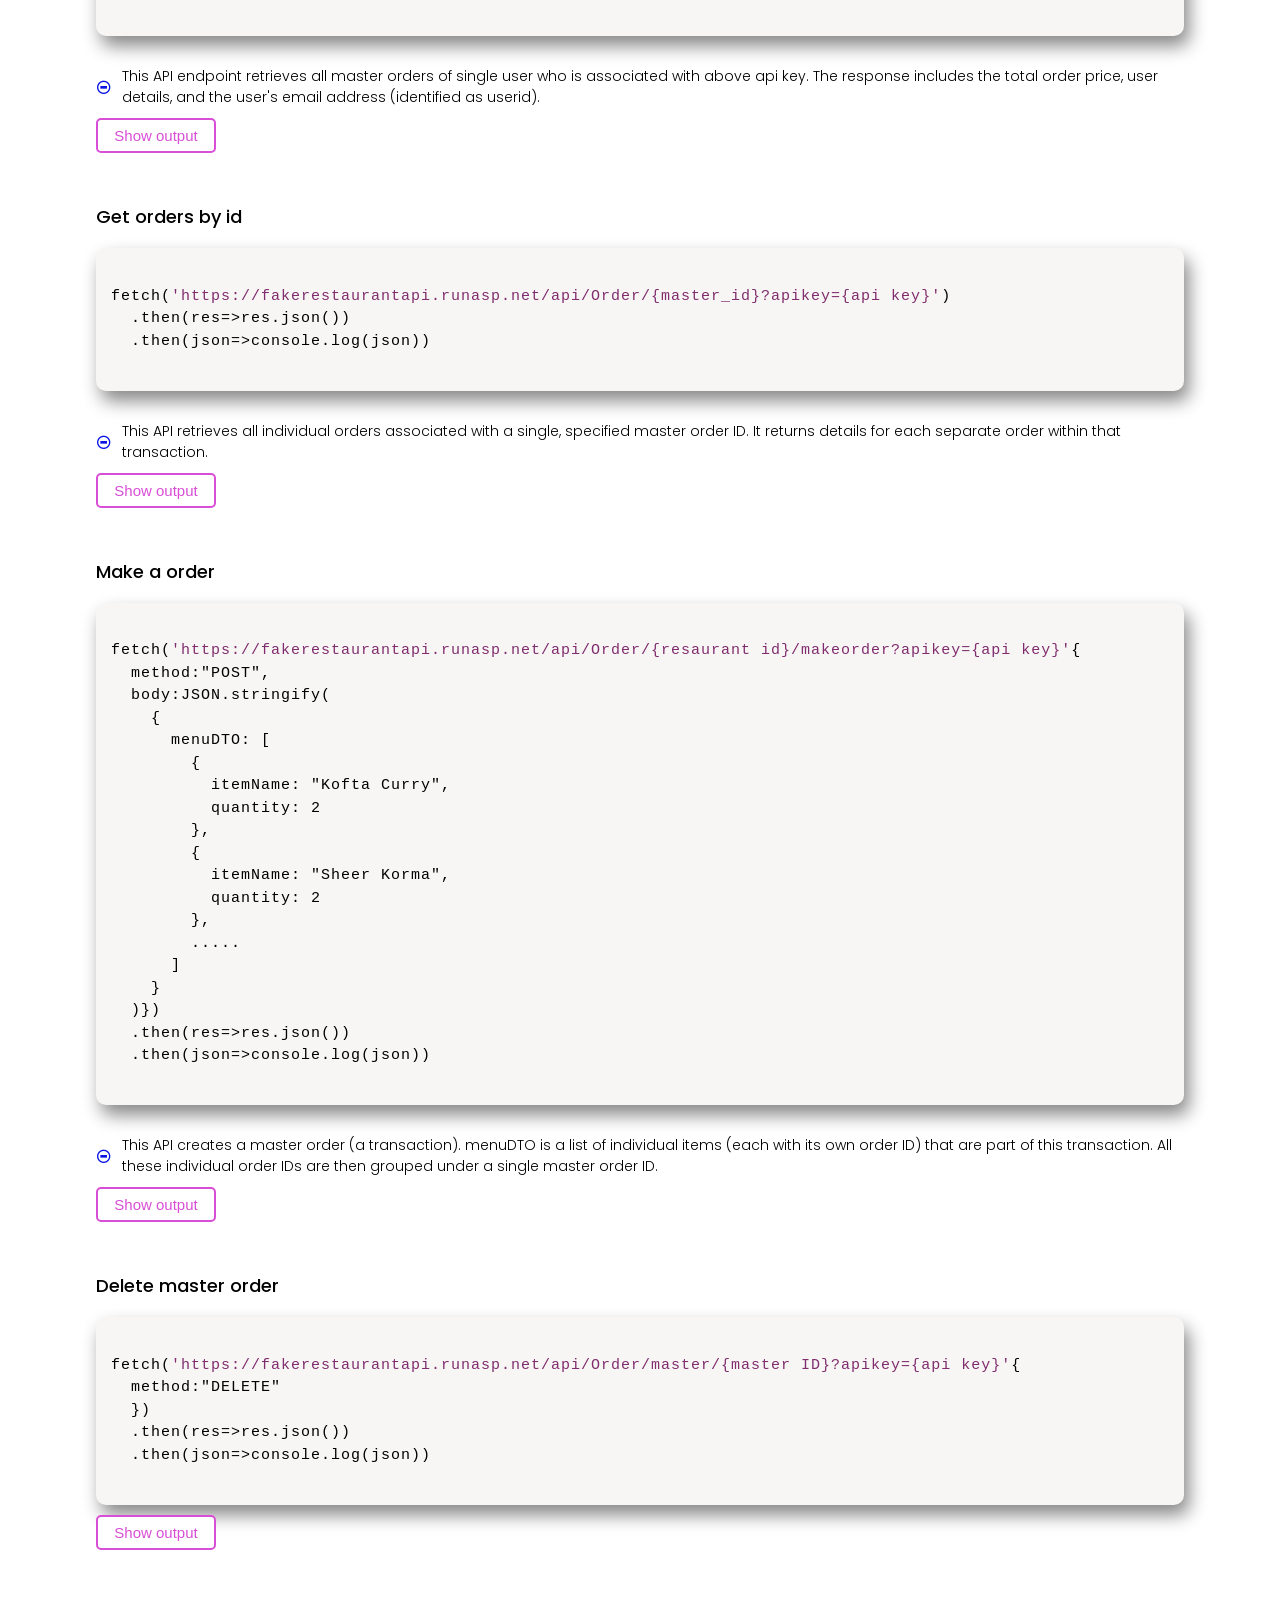
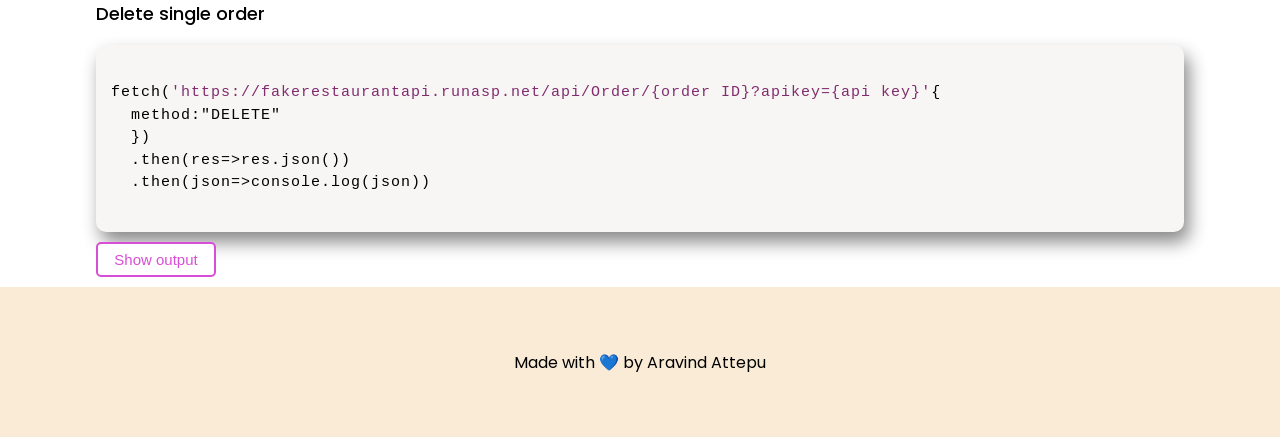
<file: bin/Release/net8.0/publish/wwwroot/Docs.html>
<html>

    <head>
        <link rel="icon" type="image/x-icon" href="images/logo.png">
        <title>Fake Restaurant API</title>
        <link rel="stylesheet" href="index.css">
        <link href='https://unpkg.com/boxicons@2.1.4/css/boxicons.min.css' rel='stylesheet'>
        <link rel="preconnect" href="https://fonts.googleapis.com">
<link rel="preconnect" href="https://fonts.gstatic.com" crossorigin>
<link href="https://fonts.googleapis.com/css2?family=Poppins:ital,wght@0,100;0,200;0,300;0,400;0,500;0,600;0,700;0,800;0,900;1,100;1,200;1,300;1,400;1,500;1,600;1,700;1,800;1,900&display=swap" rel="stylesheet">
        
    </head>
    <body>
        
        <nav>
            <div class="intrologo">
                <img src="images/logo.png" alt="">
            </div>
            <div><a href="Index.html">Home</a>
                <a href="Docs.html">Docs</a>
        <a href="">Github</a></div>
        </nav>
        <div class="doccontainer">
            <h2>Let's use API</h2>
            <p>FakeRestaantAPI is perfect for any food-related project that requires restaurants, menus, and user data in JSON format. Check out the examples below to see how it works, and feel free to use it in your fantastic projects!</p>

            <div class="resources" id="restaurants">
                <h2>Restaurants <i class='bx bxs-store-alt' ></i> </h2>
                <p>Get all restaurants</p>
                <div class=" docbox ">
                  <pre><code>
      fetch(<span>'https://fakestoreapi.com/products'</span>)
            .then(res=>res.json())
            .then(json=>console.log(json))
                       </code></pre>
                      
                </div>
                
                <button class="button ">Show output</button>
                <div class="displaybtn docbox" hidden>
                  <pre><code>
[
  {
    restaurantID: 26,
    restaurantName: ".....",
    address: ".....",
    type: ".....",
    parkingLot: ......
  },
  {
    restaurantID: 25,
    restaurantName: ".....",
    address: ".....",
    type: ".....",
    parkingLot: ......
  }
]
                  </code></pre> 

            </div>


            <p>Filter by category</p>
            <div class=" docbox ">
              <pre><code>
  fetch(<span>'https://fakerestaurantapi.runasp.net/api/Restaurant?category=Parsi Cuisine'</span>)
        .then(res=>res.json())
        .then(json=>console.log(json))
                   </code></pre>
            </div>
            <button class="button ">Show output</button>
            <div class="displaybtn docbox" hidden>
              <pre><code>
[
  {
  restaurantID: 16,
  restaurantName: ".....",
  address: ".....",
  type: "Parsi Cuisine",
  parkingLot: ......
  }
]
              </code></pre> 

        </div>

        <p>Filter by address and Restaurant Name</p>
        <div class=" docbox ">
          <pre><code>
fetch(<span>'https://fakerestaurantapi.runasp.net/api/Restaurant?address=hyderabad & name=Paradise Biryani'</span>)
    .then(res=>res.json())
    .then(json=>console.log(json))
               </code></pre>
        </div>
        <div class="infodiv">
          <i class='bx bx-no-entry' style="margin-right: 10px; color: rgb(9, 20, 228);" ></i><p class="info">The restaurant's address may be a substring of the provided address. The system should perform a 'contains' operation to retrieve related addresses. </p>
      </div>
        <button class="button ">Show output</button>
        <div class="displaybtn docbox" hidden>
          <pre><code>
[
  {
    "restaurantID": 1,
    "restaurantName": "Paradise Biryani",
    "address": "Hyderabad, Secunderabad, Telangana",
    "type": "Biryani",
    "parkingLot": true
  }
]
          </code></pre> 

    </div>

    <p>Get Restaurant by id</p>
        <div class=" docbox ">
          <pre><code>
fetch(<span>'https://fakerestaurantapi.runasp.net/api/Restaurant/4'</span>)
    .then(res=>res.json())
    .then(json=>console.log(json))
               </code></pre>
        </div>
        <button class="button ">Show output</button>
        <div class="displaybtn docbox" hidden>
          <pre><code>
[
  {
    restaurantID: 4,
    restaurantName: ".....",
    address: ".....",
    type: "Parsi Cuisine",
    parkingLot: ......
  }
]
          </code></pre> 

    </div>

    <p>Get Restaurant menu</p>
        <div class=" docbox ">
          <pre><code>
fetch(<span>'https://fakerestaurantapi.runasp.net/api/Restaurant/5/menu'</span>)
    .then(res=>res.json())
    .then(json=>console.log(json))
               </code></pre>
        </div>
        <button class="button ">Show output</button>
        <div class="displaybtn docbox" hidden>
          <pre><code>
[
  {
    itemID: 91,
    itemName: "Haleem",
    itemDescription: "Rich and creamy stew made with lentils, wheat, and slow-cooked meat.",
    itemPrice: 220,
    restaurantName: "Pista House",
    restaurantID: 5,
    imageUrl: "https://fakerestaurantapi.runasp.net/images/haleem.jpg"
  },
  {
    itemID: 92,
    itemName: "Mutton Biryani",
    itemDescription: "Signature biryani with perfectly cooked mutton.",
    itemPrice: 350,
    restaurantName: "Pista House",
    restaurantID: 5,
    imageUrl: "https://fakerestaurantapi.runasp.net/images/mutton biryani.jpg"
  }
  .......
]
          </code></pre> 

    </div>


    <p>Sort menu by price </p>
        <div class=" docbox ">
          <pre><code>
fetch(<span>'https://fakerestaurantapi.runasp.net/api/Restaurant/5/menu?sortbyprice=desc'</span>)
    .then(res=>res.json())
    .then(json=>console.log(json))
               </code></pre>
        </div>
        <div class="infodiv">
          <i class='bx bx-no-entry' style="margin-right: 10px; color: rgb(9, 20, 228);" ></i><p class="info">The prices are sorted in ascending order when sortbyprice=asc and in descending order when sortbyprice=desc. If sortbyprice is null, the prices are displayed in a random (zigzag) order. </p>
      </div>
        <button class="button ">Show output</button>
        <div class="displaybtn docbox" hidden>
          <pre><code>
[
  {
    itemID: 92,
    itemName: "Mutton Biryani",
    itemDescription: "Signature biryani with perfectly cooked mutton.",
    itemPrice: 350,
    restaurantName: "Pista House",
    restaurantID: 5,
    imageUrl: "https://fakerestaurantapi.runasp.net/images/mutton biryani.jpg"
  }
  {
    itemID: 91,
    itemName: "Haleem",
    itemDescription: "Rich and creamy stew made with lentils, wheat, and slow-cooked meat.",
    itemPrice: 220,
    restaurantName: "Pista House",
    restaurantID: 5,
    imageUrl: "https://fakerestaurantapi.runasp.net/images/haleem.jpg"
  },
 
  .......
]
          </code></pre> 

    </div>


    <p>Get all items</p>
        <div class=" docbox ">
          <pre><code>
fetch(<span>'https://fakerestaurantapi.runasp.net/api/Restaurant/items'</span>)
    .then(res=>res.json())
    .then(json=>console.log(json))
               </code></pre>
        </div>
        <button class="button ">Show output</button>
        <div class="displaybtn docbox" hidden>
          <pre><code>
[
  {
    itemID: 91,
    itemName: '.....',
    itemDescription: '......',
    itemPrice: .....,
    restaurantName: '.....',
    restaurantID: .....,
    imageUrl: '.....'
  },
  {
    itemID: 92,
    itemName: '.....',
    itemDescription: '......',
    itemPrice: .....,
    restaurantName: '.....',
    restaurantID: .....,
    imageUrl: '.....'
  }
  .......
]
          </code></pre> 

    </div>


    <p>Search items by item name</p>
        <div class=" docbox ">
          <pre><code>
fetch(<span>'https://fakerestaurantapi.runasp.net/api/Restaurant/items?ItemName=fish'</span>)
    .then(res=>res.json())
    .then(json=>console.log(json))
               </code></pre>
        </div>
        <button class="button ">Show output</button>
        <div class="displaybtn docbox" hidden>
          <pre><code>
[
  {
    itemID: 14,
    itemName: 'Fish Amritsari',
    itemDescription: '......',
    itemPrice: .....,
    restaurantName: '.....',
    restaurantID: .....,
    imageUrl: '.....'
  },
  {
    itemID: 47,
    itemName: 'Fish Curry',
    itemDescription: '......',
    itemPrice: .....,
    restaurantName: '.....',
    restaurantID: .....,
    imageUrl: '.....'
  }
  .......
]
          </code></pre> 

    </div>


    <p>Sort items by price </p>
    <div class=" docbox ">
      <pre><code>
fetch(<span>'https://fakerestaurantapi.runasp.net/api/Restaurant/items?sortbyprice=asc'</span>)
.then(res=>res.json())
.then(json=>console.log(json))
           </code></pre>
    </div>
    <div class="infodiv">
      <i class='bx bx-no-entry' style="margin-right: 10px; color: rgb(9, 20, 228);" ></i><p class="info">The prices are sorted in ascending order when sortbyprice=asc and in descending order when sortbyprice=desc. If sortbyprice is null, the prices are displayed in a random (zigzag) order. </p>
  </div>
    <button class="button ">Show output</button>
    <div class="displaybtn docbox" hidden>
      <pre><code>
[
  {
    itemID: 26,
    itemName: '.....',
    itemDescription: '......',
    itemPrice: 40,
    restaurantName: '.....',
    restaurantID: .....,
    imageUrl: '.....'
  },
  {
    itemID: 80,
    itemName: '.....',
    itemDescription: '......',
    itemPrice: 60,
    restaurantName: '.....',
    restaurantID: .....,
    imageUrl: '.....'
  }
  .......
]
      </code></pre> 

</div>

<p>Add a restaurant </p>
<div class=" docbox ">
  <pre><code>
fetch(<span>'https://fakerestaurantapi.runasp.net/api/Restaurant'</span>{
  method:"POST",
  body:JSON.stringify(
    {
      restaurantName: 'string',
      address: 'string',
      type: 'string',
      parkingLot: true
    }
  )})
  .then(res=>res.json())
  .then(json=>console.log(json))
       </code></pre>
</div>
<div class="infodiv">
  <i class='bx bx-no-entry' style="margin-right: 10px; color: rgb(9, 20, 228);" ></i><p class="info">The restaurant information shown here is just an object. It's not saved to the database yet. We're still working on the feature to actually add restaurants.  We'll let you know when it's ready.
  </p>
</div>
<button class="button ">Show output</button>
<div class="displaybtn docbox" hidden>
  <pre><code>
{
  restaurantID: ....,
  restaurantName: ".....",
  address: ".....",
  type: ".....",
  parkingLot: ......
}
  </code></pre> 

</div>




<p>Add a item to a restaurant menu  </p>
<div class=" docbox ">
  <pre><code>
fetch(<span>'https://fakerestaurantapi.runasp.net/api/Restaurant/{Restaurant_id}/additem'</span>{
  method:"POST",
  body:JSON.stringify(
    {
      itemName: "string",
      itemPrice: decimal,
      itemDescription: "string",
      imageUrl: "string"
    }
  )})
  .then(res=>res.json())
  .then(json=>console.log(json))
       </code></pre>
</div>
<div class="infodiv">
  <i class='bx bx-no-entry' style="margin-right: 10px; color: rgb(9, 20, 228);" ></i><p class="info">The restaurant menu shown here is just an object. It's not saved to the database yet. We're still working on the feature to actually add menu from user side.  We'll let you know when it's ready.
  </p>
</div>
<button class="button ">Show output</button>
<div class="displaybtn docbox" hidden>
  <pre><code>
    {
      itemID: .....,
      itemName: ".....",
      itemDescription: ".....",
      itemPrice: .....,
      restaurant: {....},
      restaurantID: .....,
      imageUrl: "....."
    }
  </code></pre> 

</div>



        
            
        </div>
        <div class="resources" id="users">
          <h2>User <i class='bx bxs-user'></i> </h2>


          <p>Get users</p>
                <div class=" docbox ">
                  <pre><code>
      fetch(<span>'https://fakerestaurantapi.runasp.net/api/User'</span>)
            .then(res=>res.json())
            .then(json=>console.log(json))
                       </code></pre>
                </div>
                <button class="button ">Show output</button>
                <div class="displaybtn docbox" hidden>
                  <pre><code>
[
  {
  "userEmail": "tech@example.com",
  "password": "let's go",
  "usercode": "cbc4ecf6-7eda-47e7-bbae-de84be9c796c"
  },
  {
    "userEmail": "bachelor@example.com",
    "password": "keep consistency",
    "usercode": "dbc3ecf6-7eda-47e7-bbae-de87be9c796c"
  }
]
                  </code></pre> 

            </div>

            <p>Get user code</p>
            <div class=" docbox ">
              <pre><code>
  fetch(<span>'https://fakerestaurantapi.runasp.net/api/User/getusercode?UserEmail=tech@example.com&Password=string'</span>)
        .then(res=>res.json())
        .then(json=>console.log(json))
                   </code></pre>
            </div>
            <div class="infodiv">
              <i class='bx bx-no-entry' style="margin-right: 10px; color: rgb(9, 20, 228);" ></i><p class="info">The 
                user code is your unique API key.  It's required for all operations on this API and grants access to protected resources.  Treat it like a password and keep it secure.
              </p>
            </div>
            <button class="button ">Show output</button>
            <div class="displaybtn docbox" hidden>
              <pre><code>
{
  usercode: "cbc4ecf6-7eda-47e7-bbae-de84be9c796c"
}
              </code></pre> 

        </div>

        <p>Register new user</p>
            <div class=" docbox ">
              <pre><code>
  fetch(<span>'https://fakerestaurantapi.runasp.net/api/User/register'</span>{
    method:"POST",
    body:JSON.stringify(
      {
        userEmail: "user@bachelor.com",
        password: "sonicmaster"
      }
    )})
    .then(res=>res.json())
    .then(json=>console.log(json))
                   </code></pre>
            </div>
            <button class="button ">Show output</button>
            <div class="displaybtn docbox" hidden>
              <pre><code>
{
  "userEmail": "user@bachelor.com",
  "password": "sonicmaster",
  "usercode": "6f3d1852-aecd-4224-8898-8507a541bc52"
}
              </code></pre> 

        </div>

        <p>Delete user details</p>
        <div class=" docbox ">
          <pre><code>
fetch(<span>'https://fakerestaurantapi.runasp.net/api/User/{apikey}'</span>{
  method:"DELETE"
  })
  .then(res=>res.json())
  .then(json=>console.log(json))
               </code></pre>
        </div>
        <div class="infodiv">
          <i class='bx bx-no-entry' style="margin-right: 10px; color: rgb(9, 20, 228);" ></i><p class="info">You must replace 
            {api key} in the path route with your actual user code (apikey) to perform any operations.  Using the literal {apikey} will not work.
          </p>
        </div>
        <button class="button ">Show output</button>
        <div class="displaybtn docbox" hidden>
          <pre><code>
{
  message: "User Data Deleted"
}
          </code></pre> 

    </div>


    <p>Update user details</p>
        <div class=" docbox ">
          <pre><code>
fetch(<span>'https://fakerestaurantapi.runasp.net/api/User/{apikey}'</span>{
  method:"PUT",
  body:JSON.stringify(NewPassword)
  })
  .then(res=>res.json())
  .then(json=>console.log(json))
               </code></pre>
        </div>
        <div class="infodiv">
          <i class='bx bx-no-entry' style="margin-right: 10px; color: rgb(9, 20, 228);" ></i><p class="info">The API request body should contain a string parameter representing the new password.
          </p>
        </div>
        <button class="button ">Show output</button>
        <div class="displaybtn docbox" hidden>
          <pre><code>
{
  "userEmail": "user@bachelor.com",
  "password": "string",
  "usercode": "6f3d1852-aecd-4224-8898-8507a541bc52"
}
          </code></pre> 

    </div>







        </div>
        
        <div class="resources" id="orders">
          <h2>Orders <i class='bx bxs-package'></i> </h2>


          <p>Get orders</p>
          <div class=" docbox ">
            <pre><code>
fetch(<span>'https://fakerestaurantapi.runasp.net/api/Order?apikey={api key}'</span>)
      .then(res=>res.json())
      .then(json=>console.log(json))
                 </code></pre>
          </div>
          <div class="infodiv">
            <i class='bx bx-no-entry' style="margin-right: 10px; color: rgb(9, 20, 228);" ></i><p class="info">This API endpoint retrieves all master orders of single user who is associated with above api key.  The response includes the total order price, user details, and the user's email address (identified as 
              userid).
            </p>
          </div>
          <button class="button ">Show output</button>
          <div class="displaybtn docbox" hidden>
            <pre><code>
[
  {
    masterID: 4,
    userID: ".....",
    usercode: ".....",
    restaurantID: 1,
    grandtotal: 2750
  },
  {
    masterID: 6,
    userID: ".....",
    usercode: ".....",
    restaurantID: 1,
    grandtotal: 2750
  }
]
            </code></pre> 

      </div>

      <p>Get orders by id</p>
      <div class=" docbox ">
        <pre><code>
fetch(<span>'https://fakerestaurantapi.runasp.net/api/Order/{master_id}?apikey={api key}'</span>)
  .then(res=>res.json())
  .then(json=>console.log(json))
             </code></pre>
      </div>
      <div class="infodiv">
        <i class='bx bx-no-entry' style="margin-right: 10px; color: rgb(9, 20, 228);" ></i><p class="info">This API retrieves all individual orders associated with a single, specified master order ID.  It returns details for each separate order within that transaction.
        </p>
      </div>
      <button class="button ">Show output</button>
      <div class="displaybtn docbox" hidden>
        <pre><code>
[
  {
    orderID: 3,
    user: {.....},
    userID: ".....",
    itemName: ".....",
    quantity: .....,
    itemPrice: .....,
    totalPrice: .....,
    masterID: .....
  },
  {
    orderID: 4,
    user: {.....},
    userID: ".....",
    itemName: ".....",
    quantity: .....,
    itemPrice: .....,
    totalPrice: .....,
    masterID: .....
  },
  ......
]
        </code></pre> 

  </div>


  <p>Make a order </p>
<div class=" docbox ">
  <pre><code>
fetch(<span>'https://fakerestaurantapi.runasp.net/api/Order/{resaurant id}/makeorder?apikey={api key}'</span>{
  method:"POST",
  body:JSON.stringify(
    {
      menuDTO: [
        {
          itemName: "Kofta Curry",
          quantity: 2
        },
        {
          itemName: "Sheer Korma",
          quantity: 2
        },
        .....
      ]
    }
  )})
  .then(res=>res.json())
  .then(json=>console.log(json))
       </code></pre>
</div>
<div class="infodiv">
  <i class='bx bx-no-entry' style="margin-right: 10px; color: rgb(9, 20, 228);" ></i><p class="info">This API creates a master order (a transaction).  menuDTO is a list of individual items (each with its own order ID) that are part of this transaction. All these individual order IDs are then grouped under a single master order ID.
  </p>
</div>
<button class="button ">Show output</button>
<div class="displaybtn docbox" hidden>
  <pre><code>
{
  fullorder: [
    {
      orderID: 9,
      user: {.....},
      userID: "tech@example.com",
      itemName: "Kofta Curry",
      quantity: 2,
      itemPrice: 300,
      totalPrice: 600,
      masterID: 8
    },
    {
      orderID: 10,
      user: {.....},
      userID: "tech@example.com",
      itemName: "Sheer Korma",
      quantity: 2,
      itemPrice: 150,
      totalPrice: 300,
      masterID: 8
    }
  ],
  grandTotal: 900
}
  </code></pre> 

</div>

<p>Delete master order </p>
<div class=" docbox ">
  <pre><code>
fetch(<span>'https://fakerestaurantapi.runasp.net/api/Order/master/{master ID}?apikey={api key}'</span>{
  method:"DELETE"
  })
  .then(res=>res.json())
  .then(json=>console.log(json))
       </code></pre>
</div>
<button class="button ">Show output</button>
<div class="displaybtn docbox" hidden>
  <pre><code>

{
  message: "Master order Deleted",
  orderexits: [
    {
      masterID: 8,
      user: {.....},
      userID: "tech@example.com",
      restaurant: {.....},
      restaurantID: 2,
      grandTotal: 600
    }
  ],
  singleorders: [
    {
      orderID: 9,
      user: {.....},
      userID: "tech@example.com",
      itemName: "Kofta Curry",
      quantity: 2,
      itemPrice: 300,
      totalPrice: 600,
      masterID: 8
    }
  ]
}
  </code></pre> 

</div>


<p>Delete single order </p>
<div class=" docbox ">
  <pre><code>
fetch(<span>'https://fakerestaurantapi.runasp.net/api/Order/{order ID}?apikey={api key}'</span>{
  method:"DELETE"
  })
  .then(res=>res.json())
  .then(json=>console.log(json))
       </code></pre>
</div>
<button class="button ">Show output</button>
<div class="displaybtn docbox" hidden>
  <pre><code>
{
  message: "Order Deleted",
  orderexits: {
      orderID: 9,
      user: {.....},
      userID: "tech@example.com",
      itemName: "Kofta Curry",
      quantity: 2,
      itemPrice: 300,
      totalPrice: 600,
      masterID: 8
    }
}
  </code></pre> 

</div>
 




        </div>
        </div>



        <footer>
            <p>Made with 💙 by Aravind Attepu</p>

            </footer>

    </body>
    <script>

const buttons = document.querySelectorAll('.button');

// Add a click event listener to each button
buttons.forEach(button => {
  button.addEventListener('click', () => {
    // Get the clicked button
    const sibling =button.nextElementSibling;
    sibling.classList.toggle('block');
    if(sibling.classList.contains('block'))
  {
    button.textContent= 'Hide output'
  }
  else{
    button.textContent='Show output'
  }
    
    
    // Perform an action or log the button
    
    
  });
});
        </script>



</html>
</file>
<file: wwwroot/index.css>
.container{
    width: 70%;
    margin-inline:auto;
    
}
.doccontainer{
    width: 85%;
    margin-inline: auto;
    margin-top:80px;
}
html{
    width: 100%;
    font-family: "poppins", serif;
    margin:0;
    
}
.intro{
    display: flex;
    flex-wrap: wrap;
    justify-content: space-between;

}
pre{
    margin: 0;
   
}
body{
    margin: 0;  
}
*{
    transition: all 0.5s ease;
}
.inputarea{
    display: flex;
    flex-direction: column;
}
.inputarea input{
    height: 35px;
    padding-inline:5px;
    font-size: 16px;
    margin-block: 10px;
    
}
.inputarea textarea{
    height: 100px;
    font-size: 16px;
    outline: none;
    resize: none;

}
.inputarea *:focus{
    border-color: #802c6e;
    outline: none;
    background-color: rgb(238, 238, 236);
    transform: scale(1.05);
}

.introtext{
   text-align: left;

width: 600px;
    display: flex;
    justify-content: center;
    align-items: center;
    flex-direction: column;
}
.introtext .docsbtn{
   
    color: white;
    background-color: #faaf65;
    padding:10px;

    min-width: 100px;
    display: flex;
    justify-content: space-between;
    border-radius: 10px;
}
.introtext a{
    color: white;
    font-weight: bold;
    text-decoration: none;
}
.logo{
    height: 400px;
    width: 400px;
    object-fit: cover;
    display: flex;
    justify-content: center;

}
.logo img{
    width: 100%;
    height: 100%;
    object-fit: fill;
}
.product_intro{
    text-align: center;
}
.resources{
    text-align: left;

}
.resources p{
    font-size: 18px;
    font-weight: 400;
    margin-top: 40px;
}
.resourcesbox{
    padding-block: 10px;


}
.resources h2{
    margin-top: 30px;
}
.docbox{
    background-color:rgb(247, 246, 244);
    border-radius: 10px;
    padding: 15px;
    box-shadow: 5px 10px 18px #888888;
    word-wrap: break-word;
}
.docbox *{
    font-weight: normal;
    overflow: auto; /* Enable scrolling */
  scrollbar-width: none; /* Firefox */
  -ms-overflow-style: none; /* Internet Explorer 10+ */
}
.docbox span{
    color:#802c6e;
}
code{
    letter-spacing: 1px;

    line-height: 1.5;
    display: block;
    font-size: 15px;
    
}
.button{
    margin-block: 10px;
    height: 35px;
    font-size: 15px;
    width: 120px;
    background-color: white;
    color: rgb(216, 78, 214);
    border: 2px solid;
    border-radius: 5px;
    padding-inline: 10px;

    


}
.message h3{
   text-transform: capitalize;
   text-shadow: #1b1a1a 2px 2px 10px;
    
}
.message{
    border-top: 1px solid rgb(141, 139, 139);
    padding-inline: 10px;
   
}
.button:hover
{
    /* filter: invert(100%); */
    color: white;
    background-color: rgb(216, 78, 214);
}
.block{
    display: block;
}
.hide
{
    display: none;
}
.displaybtn{
    max-height: 0;
    transition: max-height 0.5s ease, opacity 0.5s ease;
    overflow: hidden;
    text-align: left;
}
.displaybtn.block{
    max-height: max-content;
    opacity: 1;
}

.resourcesbox *{
    color: rgb(16, 140, 194);
    font-weight: bolder;
    padding-bottom: 10px;
    text-decoration: none;

}
footer{
    
    height: 150px;
    background-color: antiquewhite;
    text-align: center;
    display: flex;
    justify-content: center;
    align-items: center;
}
nav{
    
    height: 100px;
    background-color: antiquewhite;
    display: flex;
    align-items: center;
    justify-content: space-between;
    padding-inline: 20px;

}
nav a{
    text-decoration: none;
    padding-inline: 20px;
    font-weight: bold;
    color: rgb(109, 112, 112);

}
nav a:hover{
    color: aquamarine;
}

.intrologo{
    width: 50px;
    height: 50px;
    object-fit: contain;
}
.intrologo img{
    /* height: 100%; */
    width: 100%;
}
.resources p{
    font-weight: 500;
}
.resources .info{
    font-weight: 300;
    font-size: 14px;
    width: max-content;
    margin: 0;
}
.introtext a:hover{
background-color: white;
color:red;
border: 1px solid red ;
}
.infodiv{
    display: flex;
    flex-direction: row;
    align-items: center;
   
    margin-top: 30px;
}

@media screen and (max-width: 968px) {

    .resources p{
        font-size: 12px;
    }
    .introtext{
        width:1000px;
        
    }
    .logo{
        width: 100%;
    }
    code{
        font-size: 10px;
    }
    .intro{
        justify-content: center;
    }
    .button{
        font-size: 10px;
        width: 90px;
        height: 30px;
    }
    .resources .info{
        font-weight: 200;
        font-size: 10px;

    }
    
}
</file>
<file: bin/Release/net8.0/publish/wwwroot/index.css>
.container{
    width: 70%;
    margin-inline:auto;
    
}
.doccontainer{
    width: 85%;
    margin-inline: auto;
    margin-top:80px;
}
html{
    width: 100%;
    font-family: "poppins", serif;
    margin:0;
    
}
.intro{
    display: flex;
    flex-wrap: wrap;

}
pre{
    margin: 0;
   
}
body{
    margin: 0;
    /* filter: invert(100%) brightness(75%) contrast(90%); */
    /* background-color: black;
  color: white;
  mix-blend-mode: difference; */
  /* filter: hue-rotate(180deg); */
    
}
*{
    transition: all 0.5s ease;
}
.inputarea{
    display: flex;
    flex-direction: column;
}
.inputarea input{
    height: 35px;
    padding-inline:5px;
    font-size: 16px;
    margin-block: 10px;
    
}
.inputarea textarea{
    height: 100px;
    font-size: 16px;
    outline: none;
    resize: none;

}
.inputarea *:focus{
    border-color: #802c6e;
    outline: none;
    background-color: rgb(238, 238, 236);
    transform: scale(1.05);
}

.introtext{
   text-align: left;

width: 600px;
    display: flex;
    justify-content: center;
    align-items: center;
    flex-direction: column;
}
.introtext .docsbtn{
   
    color: white;
    background-color: red;
    padding:10px;

    min-width: 100px;
    display: flex;
    justify-content: space-between;
    border-radius: 10px;
}
.introtext a{
    color: white;
    font-weight: bold;
    text-decoration: none;
}
.logo{
    height: 400px;
    width: 400px;
    object-fit: cover;
    display: flex;
    justify-content: center;

}
.logo img{
    width: 100%;
    height: 100%;
    object-fit: fill;
}
.product_intro{
    text-align: center;
}
.resources{
    text-align: left;

}
.resources p{
    font-size: large;
    font-weight: 400;
    margin-top: 40px;
}
.resourcesbox{
    padding-block: 10px;


}
.resources h2{
    margin-top: 30px;
}
.docbox{
    background-color:rgb(247, 246, 244);
    border-radius: 10px;
    padding: 15px;
    box-shadow: 5px 10px 18px #888888;
    word-wrap: break-word;
}
.docbox *{
    font-weight: normal;
    overflow: auto; /* Enable scrolling */
  scrollbar-width: none; /* Firefox */
  -ms-overflow-style: none; /* Internet Explorer 10+ */
}
.docbox span{
    color:#802c6e;
}
code{
    letter-spacing: 1px;

    line-height: 1.5;
    display: block;
    font-size: 15px;
    
}
.button{
    margin-block: 10px;
    height: 35px;
    font-size: 15px;
    width: 120px;
    background-color: white;
    color: rgb(216, 78, 214);
    border: 2px solid;
    border-radius: 5px;
    padding-inline: 10px;

    


}
.message h3{
   text-transform: capitalize;
   text-shadow: #1b1a1a 2px 2px 10px;
    
}
.message{
    border-top: 1px solid rgb(141, 139, 139);
    padding-inline: 10px;
   
}
.button:hover
{
    /* filter: invert(100%); */
    color: white;
    background-color: rgb(216, 78, 214);
}
.block{
    display: block;
}
.hide
{
    display: none;
}
.displaybtn{
    max-height: 0;
    transition: max-height 0.5s ease, opacity 0.5s ease;
    overflow: hidden;
    text-align: left;
}
.displaybtn.block{
    max-height: max-content;
    opacity: 1;
}

.resourcesbox *{
    color: rgb(16, 140, 194);
    font-weight: bolder;
    padding-bottom: 10px;
    text-decoration: none;

}
footer{
    
    height: 150px;
    background-color: antiquewhite;
    text-align: center;
    display: flex;
    justify-content: center;
    align-items: center;
}
nav{
    
    height: 100px;
    background-color: antiquewhite;
    display: flex;
    align-items: center;
    justify-content: space-between;
    padding-inline: 20px;

}
nav a{
    text-decoration: none;
    padding-inline: 20px;
    font-weight: bold;
    color: rgb(109, 112, 112);

}
nav a:hover{
    color: aquamarine;
}

.intrologo{
    width: 50px;
    height: 50px;
    object-fit: contain;
}
.intrologo img{
    /* height: 100%; */
    width: 100%;
}
.resources p{
    font-weight: 500;
}
.resources .info{
    font-weight: 300;
    font-size: 14px;
    width: max-content;
    margin: 0;
}
.introtext a:hover{
background-color: white;
color:red;
border: 1px solid red ;
}
.infodiv{
    display: flex;
    flex-direction: row;
    align-items: center;
   
    margin-top: 30px;
}

@media screen and (max-width: 700px) {

    p{
        font-size: 12px;
    }
    .introtext{
        width:1000px;
        
    }
    .logo{
        width: 100%;
    }
    code{
        font-size: 18px;
    }
    
}
</file>
